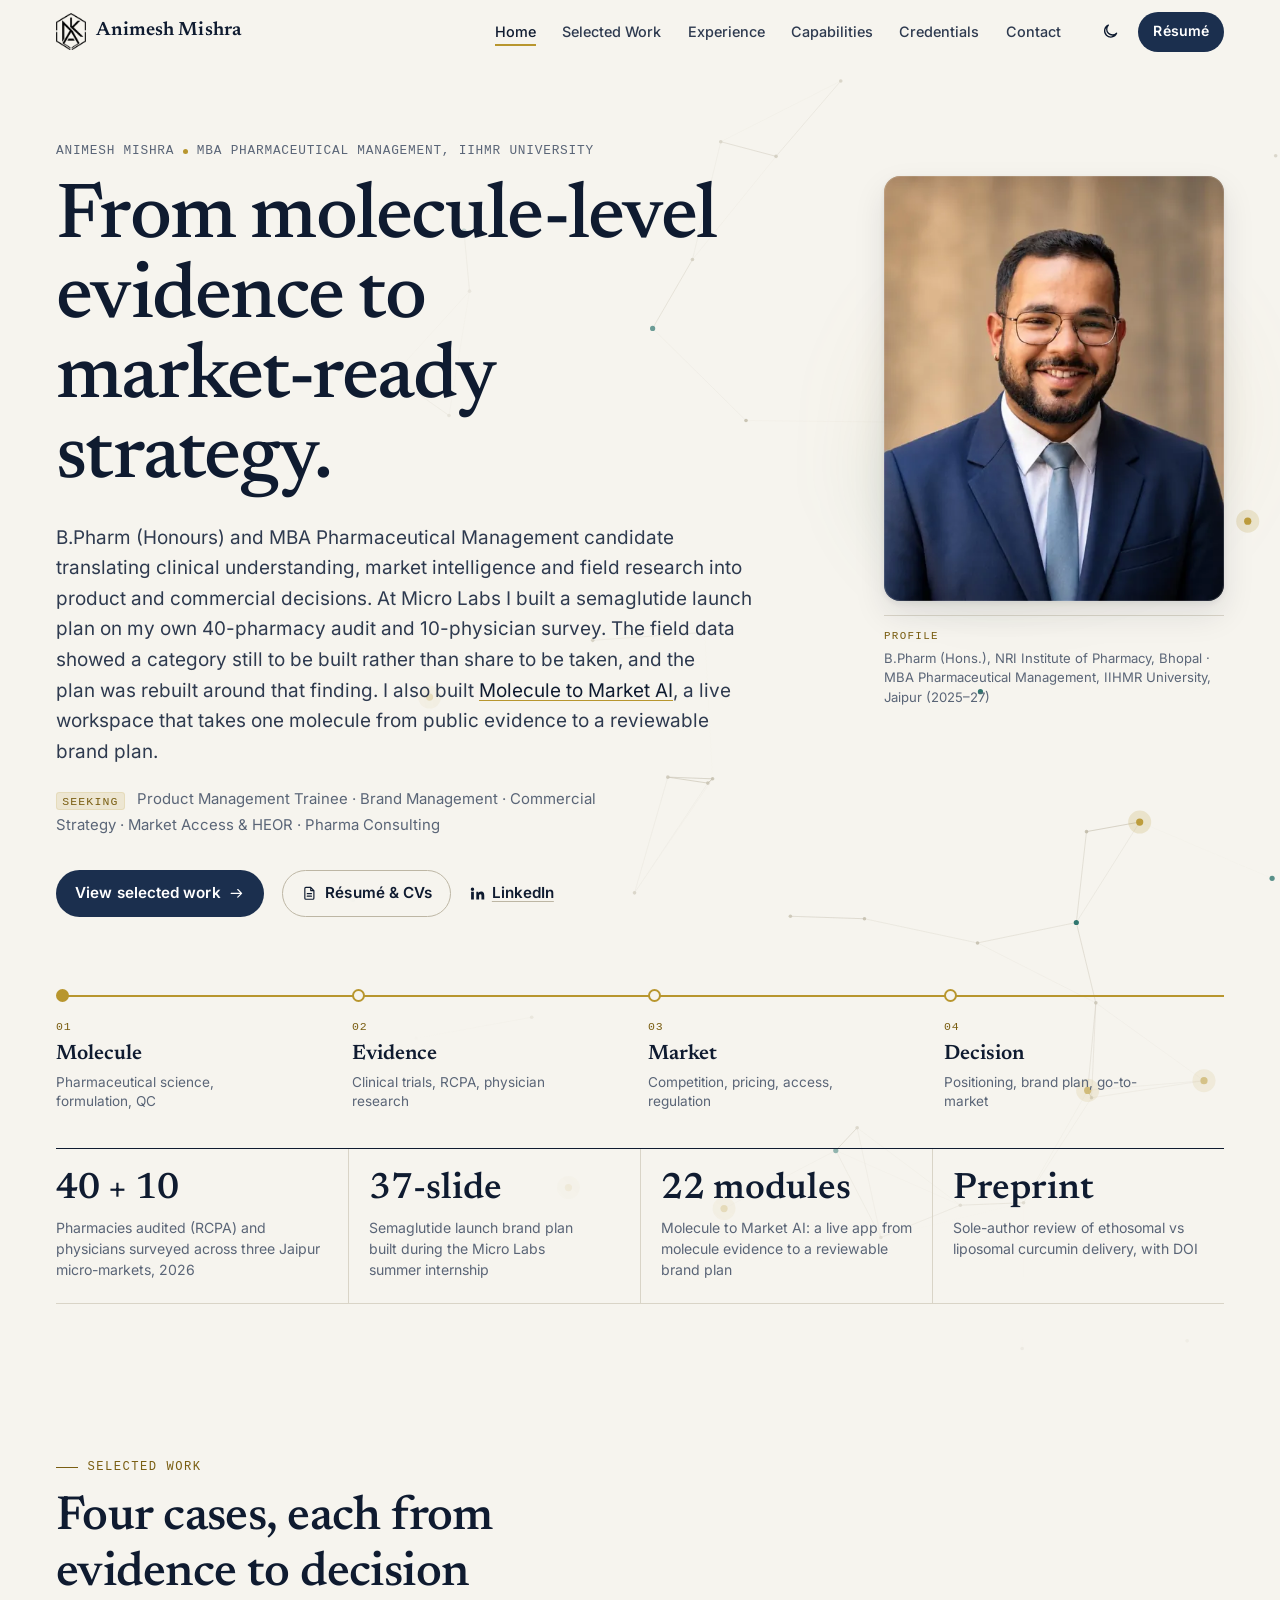
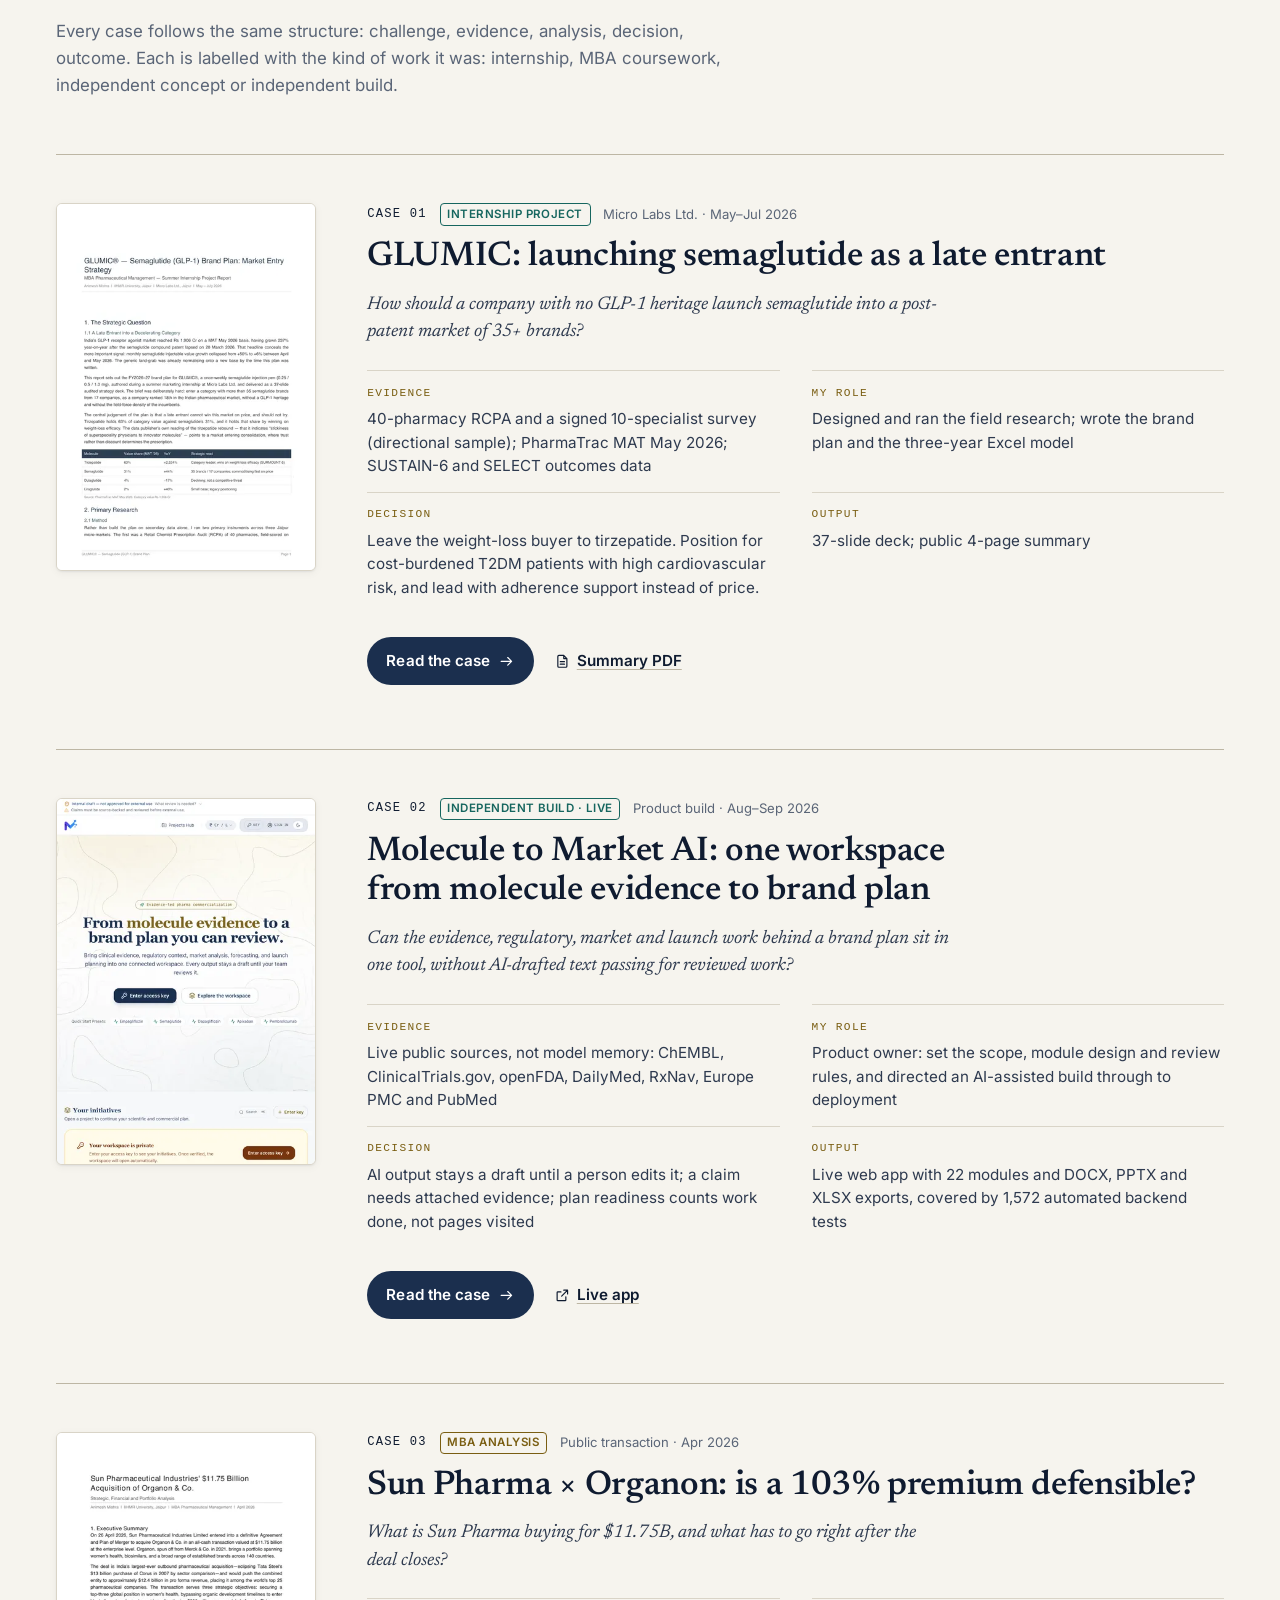
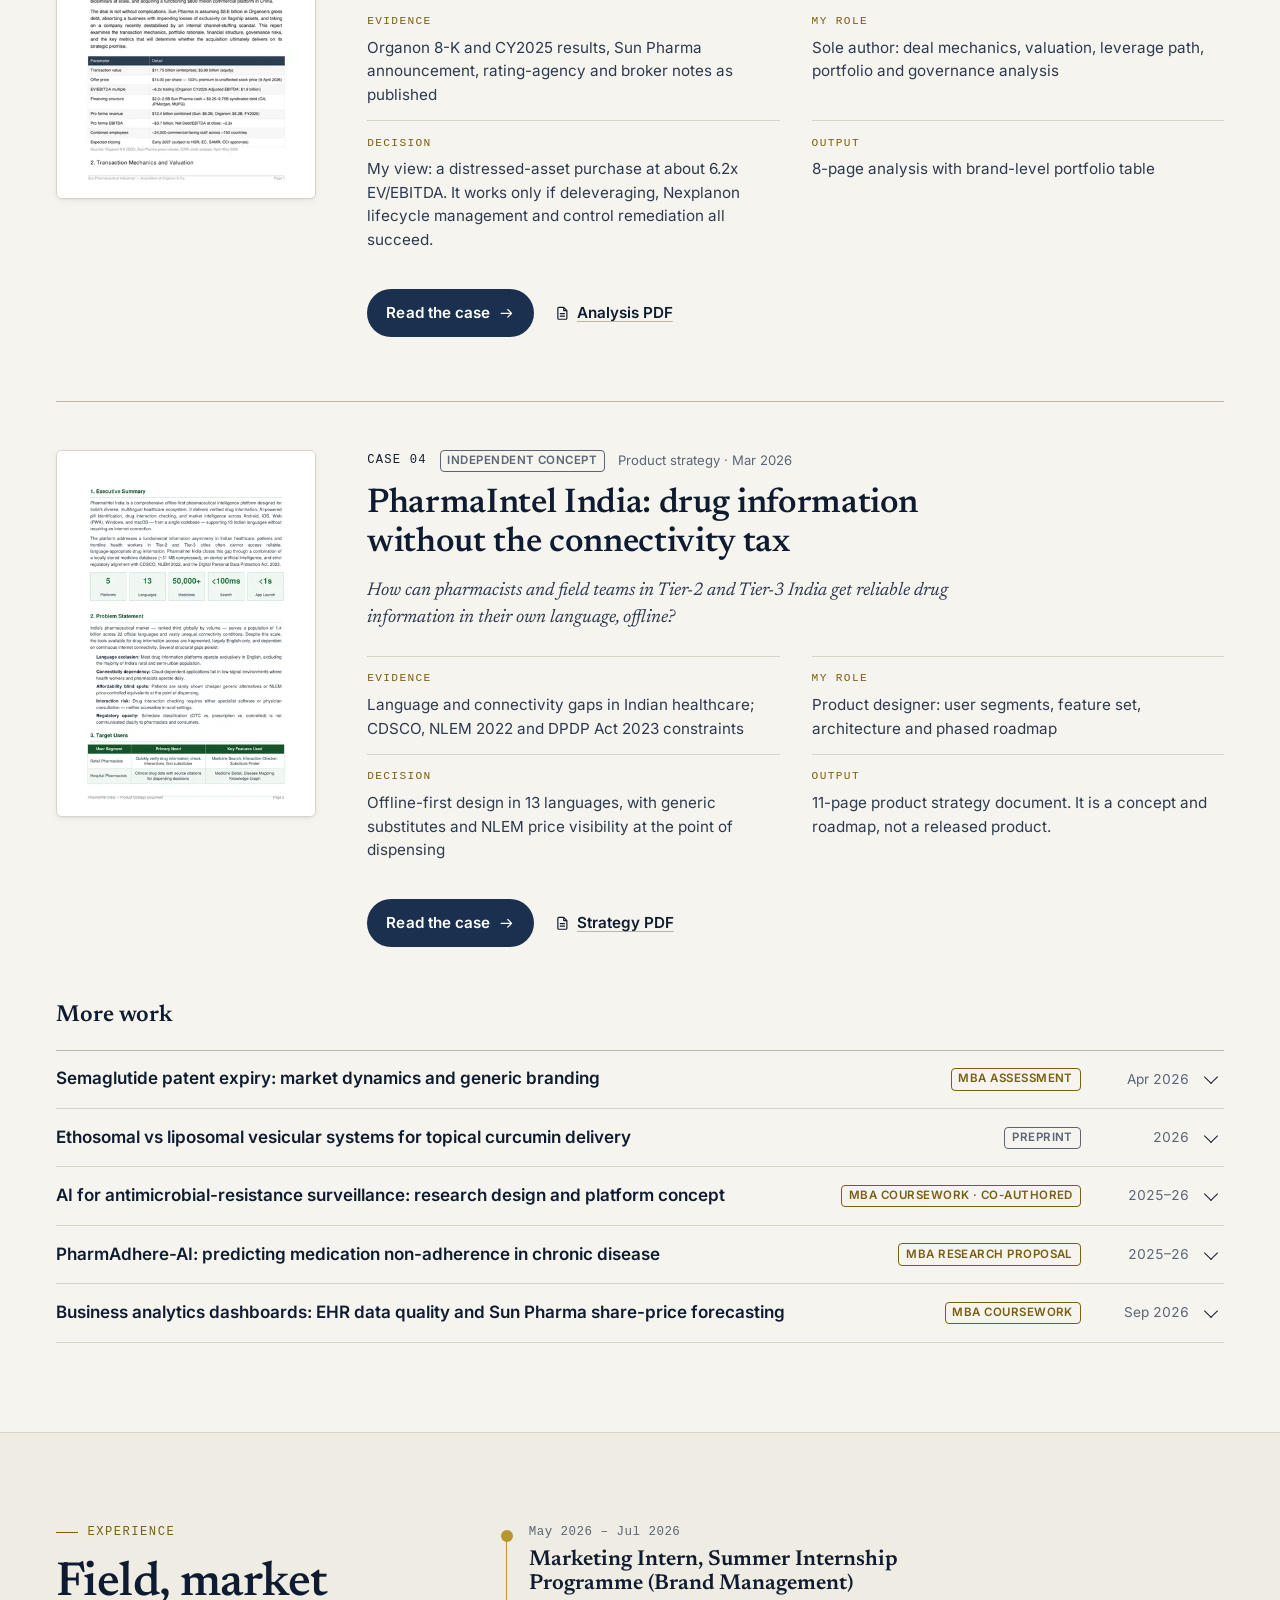
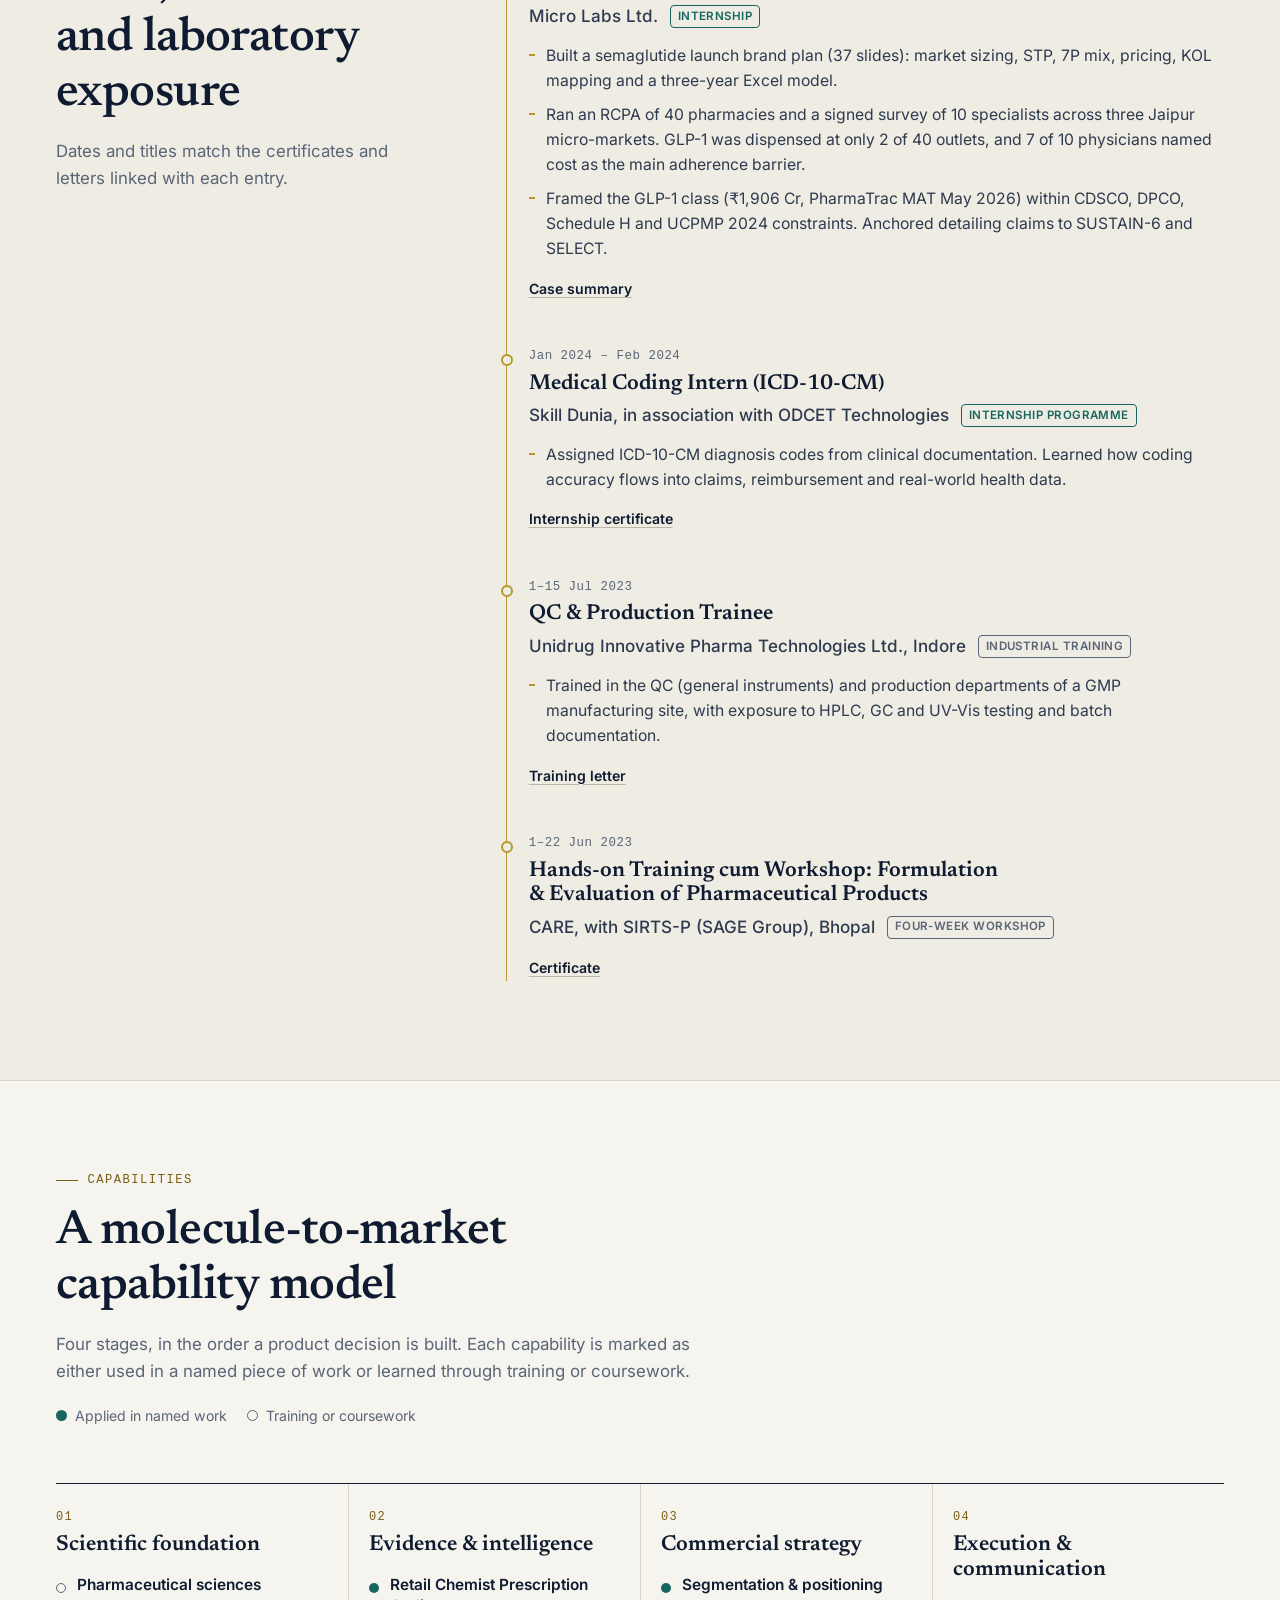
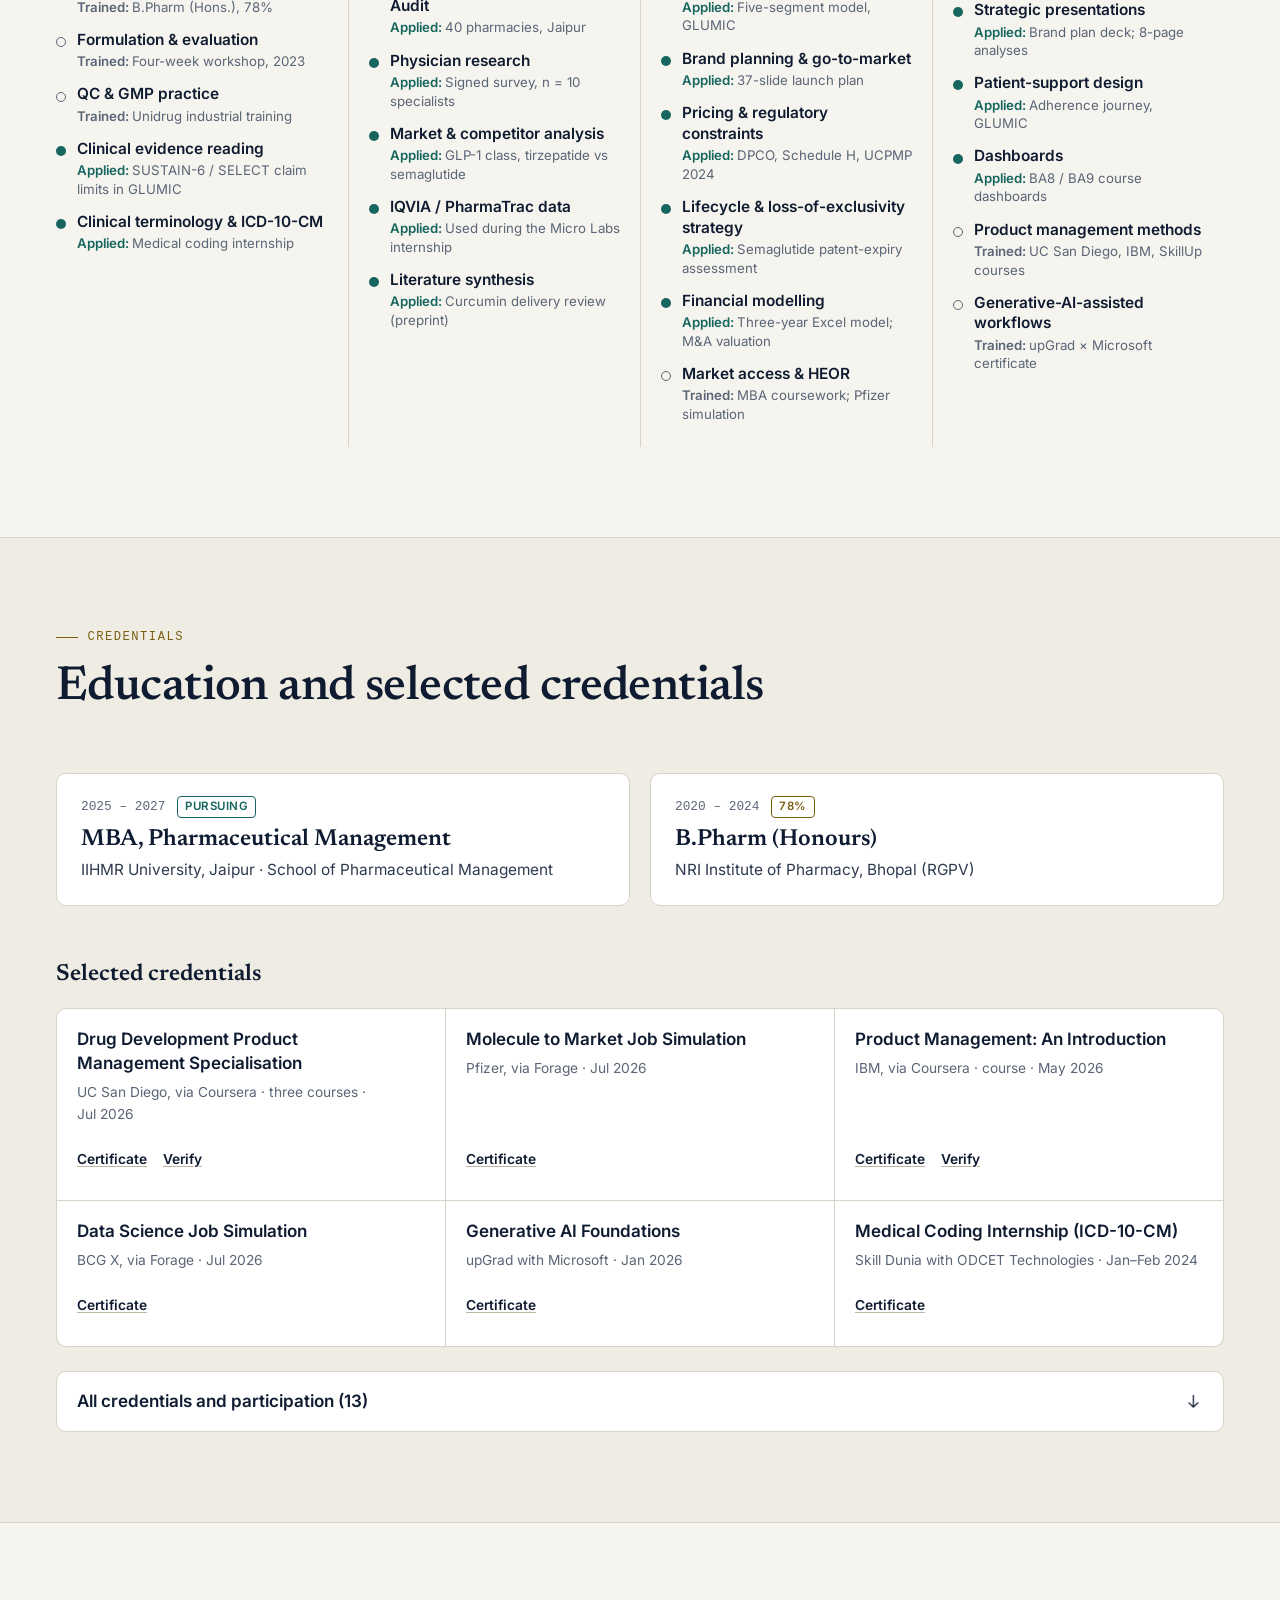
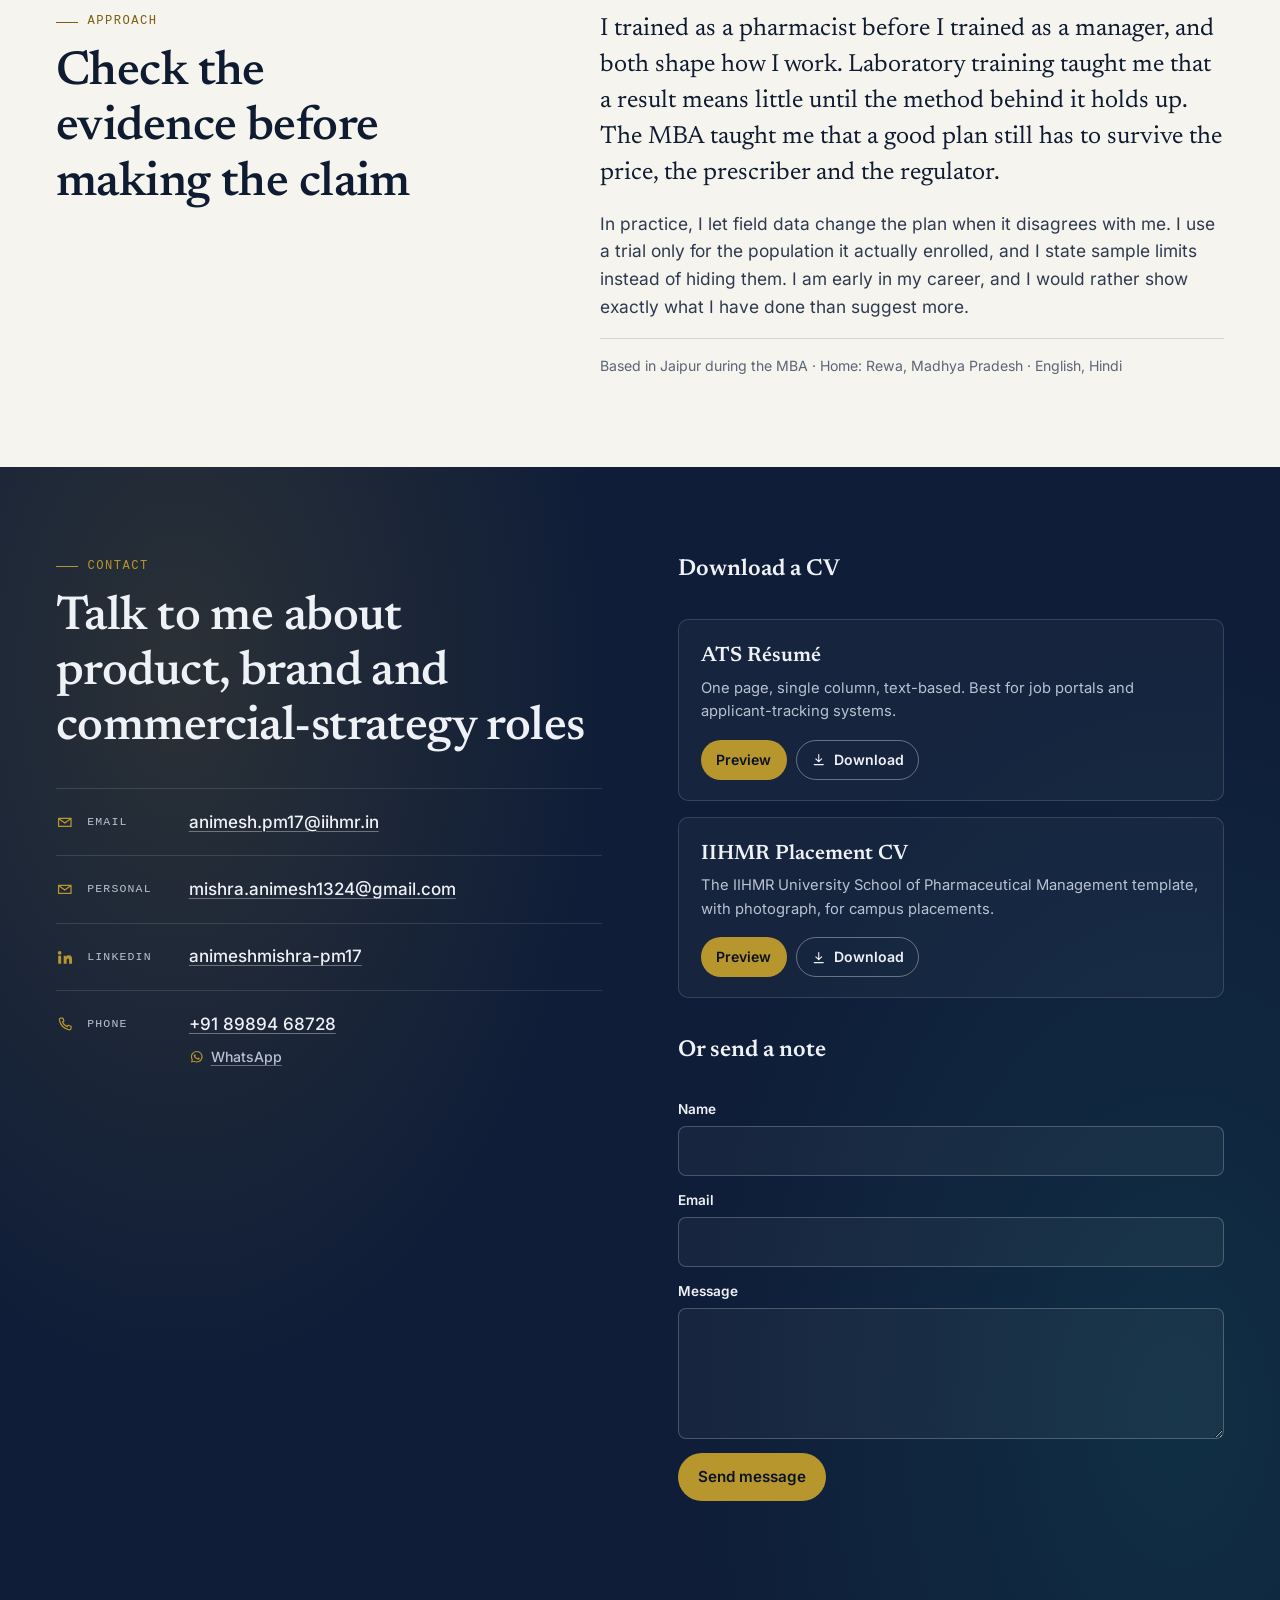
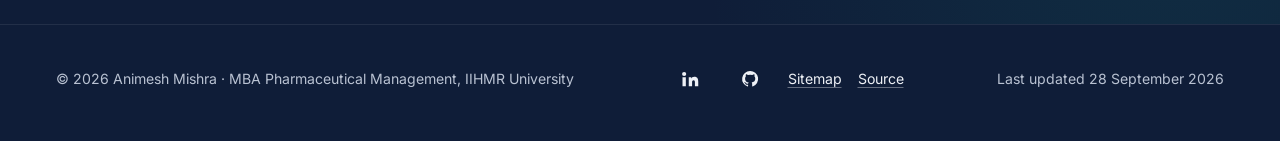
<file: index.html>
<!DOCTYPE html>
<html lang="en-GB">
<head>
  <meta charset="UTF-8">
  <meta name="viewport" content="width=device-width, initial-scale=1">
  <title>Animesh Mishra — Pharmaceutical Product &amp; Commercial Strategy Portfolio</title>
  <meta name="goatcounter" content="">
  <meta name="description" content="Early-career pharmaceutical product and commercial-strategy candidate (B.Pharm Hons., MBA Pharmaceutical Management, IIHMR University). Semaglutide launch planning built on primary field research, and Molecule to Market AI, a live evidence-to-brand-plan app.">
  <meta name="author" content="Animesh Mishra">
  <meta name="color-scheme" content="light dark">
  <meta name="theme-color" content="#F6F4EE" media="(prefers-color-scheme: light)">
  <meta name="theme-color" content="#0B1322" media="(prefers-color-scheme: dark)">
  <link rel="canonical" href="https://animesh1324.github.io/animesh-portfolio/">

  <meta property="og:type" content="profile">
  <meta property="og:site_name" content="Animesh Mishra">
  <meta property="og:url" content="https://animesh1324.github.io/animesh-portfolio/">
  <meta property="og:title" content="Animesh Mishra — From molecule-level evidence to market-ready strategy">
  <meta property="og:description" content="B.Pharm (Hons.) and MBA Pharmaceutical Management candidate. Semaglutide launch planning built on a 40-pharmacy RCPA and a 10-physician survey, and Molecule to Market AI, a live evidence-to-brand-plan app.">
  <meta property="og:image" content="https://animesh1324.github.io/animesh-portfolio/og-card.png?v=7">
  <meta property="og:image:width" content="1200">
  <meta property="og:image:height" content="630">
  <meta property="og:image:alt" content="Animesh Mishra — pharmaceutical product and commercial strategy">
  <meta property="og:locale" content="en_GB">
  <meta property="profile:first_name" content="Animesh">
  <meta property="profile:last_name" content="Mishra">
  <meta name="twitter:card" content="summary_large_image">
  <meta name="twitter:title" content="Animesh Mishra — From molecule-level evidence to market-ready strategy">
  <meta name="twitter:description" content="B.Pharm (Hons.) and MBA Pharmaceutical Management candidate. Semaglutide launch planning built on a 40-pharmacy RCPA and a 10-physician survey, and Molecule to Market AI, a live evidence-to-brand-plan app.">
  <meta name="twitter:image" content="https://animesh1324.github.io/animesh-portfolio/og-card.png?v=7">
  <meta name="twitter:image:alt" content="Animesh Mishra — pharmaceutical product and commercial strategy">

  <script type="application/ld+json">
  {
    "@context": "https://schema.org",
    "@type": "ProfilePage",
    "dateModified": "2026-09-28",
    "url": "https://animesh1324.github.io/animesh-portfolio/",
    "mainEntity": {
      "@type": "Person",
      "@id": "https://animesh1324.github.io/animesh-portfolio/#person",
      "name": "Animesh Mishra",
      "givenName": "Animesh",
      "familyName": "Mishra",
      "jobTitle": "MBA Pharmaceutical Management candidate",
      "description": "Early-career pharmaceutical product and commercial-strategy candidate with a B.Pharm (Honours) foundation; builder of Molecule to Market AI (moleculetomarket.app).",
      "url": "https://animesh1324.github.io/animesh-portfolio/",
      "image": "https://animesh1324.github.io/animesh-portfolio/PIC.jpg",
      "email": "mailto:animesh.pm17@iihmr.in",
      "address": { "@type": "PostalAddress", "addressLocality": "Jaipur", "addressRegion": "Rajasthan", "addressCountry": "IN" },
      "alumniOf": [
        { "@type": "CollegeOrUniversity", "name": "IIHMR University, Jaipur" },
        { "@type": "CollegeOrUniversity", "name": "NRI Institute of Pharmacy, Bhopal (RGPV)" }
      ],
      "hasCredential": [
        { "@type": "EducationalOccupationalCredential", "credentialCategory": "degree", "name": "Bachelor of Pharmacy (Honours)" }
      ],
      "knowsAbout": ["Pharmaceutical product management", "Brand planning", "Retail Chemist Prescription Audit (RCPA)", "Market access", "GLP-1 receptor agonists", "Good Manufacturing Practice", "ICD-10-CM"],
      "knowsLanguage": ["English", "Hindi"],
      "sameAs": ["https://www.linkedin.com/in/animeshmishra-pm17", "https://github.com/Animesh1324"]
    }
  }
  </script>

  <link rel="icon" type="image/png" href="favicon.png?v=2">
  <link rel="apple-touch-icon" sizes="180x180" href="apple-touch-icon.png?v=2">
  <link rel="manifest" href="manifest.json">
  <link rel="preload" href="assets/fonts/newsreader-var-latin.woff2" as="font" type="font/woff2" crossorigin>
  <link rel="preload" href="assets/fonts/inter-var-latin.woff2" as="font" type="font/woff2" crossorigin>
  <link rel="stylesheet" href="assets/css/styles.css?v=8">
  <script>
    /* Theme + motion flags before first paint (prevents a flash of the wrong theme). */
    (function () {
      var d = document.documentElement, t = null;
      try { t = localStorage.getItem('theme'); } catch (e) {}
      if (t !== 'light' && t !== 'dark') t = window.matchMedia('(prefers-color-scheme: dark)').matches ? 'dark' : 'light';
      d.setAttribute('data-theme', t);
      var calm = window.matchMedia('(prefers-reduced-motion: reduce)').matches;
      d.classList.add('js');
      if (!calm) d.classList.add('motion');
    })();
  </script>
  <script src="assets/js/main.js?v=3" defer></script>
</head>

<body>
  <svg width="0" height="0" style="position:absolute" aria-hidden="true" focusable="false">
    <symbol id="i-linkedin" viewBox="0 0 24 24"><path fill="currentColor" d="M4.98 3.5a2.5 2.5 0 1 1 0 5 2.5 2.5 0 0 1 0-5zM3 9.75h4v11H3v-11zm6.5 0h3.8v1.6h.06c.53-1 1.83-2.05 3.77-2.05 4.03 0 4.77 2.65 4.77 6.1v5.35h-4v-4.74c0-1.13-.02-2.58-1.57-2.58-1.58 0-1.82 1.23-1.82 2.5v4.82h-4v-11z"/></symbol>
    <symbol id="i-mail" viewBox="0 0 24 24"><path fill="none" stroke="currentColor" stroke-width="1.7" stroke-linecap="round" stroke-linejoin="round" d="M3.5 6.5h17v11h-17zM4 7l8 6 8-6"/></symbol>
    <symbol id="i-phone" viewBox="0 0 24 24"><path fill="none" stroke="currentColor" stroke-width="1.7" stroke-linecap="round" stroke-linejoin="round" d="M6.6 3.5h2.8l1.4 4-2 1.3a11 11 0 0 0 6.4 6.4l1.3-2 4 1.4v2.8a2 2 0 0 1-2.2 2A16 16 0 0 1 4.6 5.7a2 2 0 0 1 2-2.2z"/></symbol>
    <symbol id="i-whatsapp" viewBox="0 0 24 24"><path fill="currentColor" d="M12 3a9 9 0 0 0-7.8 13.5L3 21l4.6-1.2A9 9 0 1 0 12 3zm0 16.3a7.3 7.3 0 0 1-3.7-1l-.3-.2-2.7.7.7-2.6-.2-.3A7.3 7.3 0 1 1 12 19.3zm4-5.4c-.2-.1-1.3-.7-1.5-.7-.2-.1-.4-.1-.5.1l-.7.9c-.1.2-.3.2-.5.1a6 6 0 0 1-3-2.6c-.2-.4.2-.4.6-1.2.1-.2 0-.3 0-.4l-.7-1.6c-.2-.4-.4-.4-.5-.4h-.4a.8.8 0 0 0-.6.3 2.5 2.5 0 0 0-.8 1.9 4.4 4.4 0 0 0 .9 2.3 10 10 0 0 0 3.9 3.4c1.4.6 2 .7 2.7.6.5-.1 1.3-.6 1.5-1.1.2-.5.2-1 .1-1.1l-.3-.3z"/></symbol>
    <symbol id="i-doc" viewBox="0 0 24 24"><path fill="none" stroke="currentColor" stroke-width="1.7" stroke-linecap="round" stroke-linejoin="round" d="M14 3.5H7a1.5 1.5 0 0 0-1.5 1.5v14A1.5 1.5 0 0 0 7 20.5h10a1.5 1.5 0 0 0 1.5-1.5V8L14 3.5zM14 3.5V8h4.5M9 12.5h6M9 16h6"/></symbol>
    <symbol id="i-download" viewBox="0 0 24 24"><path fill="none" stroke="currentColor" stroke-width="1.7" stroke-linecap="round" stroke-linejoin="round" d="M12 4v11m0 0-4.5-4.5M12 15l4.5-4.5M5 19.5h14"/></symbol>
    <symbol id="i-external" viewBox="0 0 24 24"><path fill="none" stroke="currentColor" stroke-width="1.7" stroke-linecap="round" stroke-linejoin="round" d="M14 4.5h5.5V10M19.5 4.5 11 13M17 14v4.5a1 1 0 0 1-1 1H5.5a1 1 0 0 1-1-1V8a1 1 0 0 1 1-1H10"/></symbol>
    <symbol id="i-arrow" viewBox="0 0 24 24"><path fill="none" stroke="currentColor" stroke-width="1.7" stroke-linecap="round" stroke-linejoin="round" d="M4.5 12h15m0 0-5.5-5.5M19.5 12 14 17.5"/></symbol>
    <symbol id="i-close" viewBox="0 0 24 24"><path fill="none" stroke="currentColor" stroke-width="1.9" stroke-linecap="round" d="M6.5 6.5l11 11M17.5 6.5l-11 11"/></symbol>
    <symbol id="i-sun" viewBox="0 0 24 24"><g fill="none" stroke="currentColor" stroke-width="1.7" stroke-linecap="round"><circle cx="12" cy="12" r="4"/><path d="M12 2.5v2M12 19.5v2M4.6 4.6 6 6M18 18l1.4 1.4M2.5 12h2M19.5 12h2M4.6 19.4 6 18M18 6l1.4-1.4"/></g></symbol>
    <symbol id="i-moon" viewBox="0 0 24 24"><path fill="none" stroke="currentColor" stroke-width="1.7" stroke-linejoin="round" d="M20 14.5A8 8 0 1 1 9.5 4a6.5 6.5 0 0 0 10.5 10.5z"/></symbol>
    <symbol id="i-menu" viewBox="0 0 24 24"><path fill="none" stroke="currentColor" stroke-width="1.8" stroke-linecap="round" d="M4 7h16M4 12h16M4 17h16"/></symbol>
    <symbol id="i-check" viewBox="0 0 24 24"><path fill="none" stroke="currentColor" stroke-width="1.9" stroke-linecap="round" stroke-linejoin="round" d="m5 12.5 4.5 4.5L19 7.5"/></symbol>
    <symbol id="i-github" viewBox="0 0 24 24"><path fill="currentColor" d="M12 2.5a9.5 9.5 0 0 0-3 18.5c.5.1.7-.2.7-.5v-1.7c-2.7.6-3.3-1.2-3.3-1.2-.4-1.1-1.1-1.4-1.1-1.4-.9-.6.1-.6.1-.6 1 .1 1.5 1 1.5 1 .9 1.5 2.3 1.1 2.9.8.1-.6.3-1.1.6-1.3-2.1-.2-4.3-1.1-4.3-4.7 0-1 .4-1.9 1-2.6-.1-.2-.4-1.2.1-2.5 0 0 .8-.3 2.6 1a9 9 0 0 1 4.8 0c1.8-1.3 2.6-1 2.6-1 .5 1.3.2 2.3.1 2.5.6.7 1 1.6 1 2.6 0 3.6-2.2 4.4-4.3 4.7.3.3.6.9.6 1.8v2.6c0 .3.2.6.7.5A9.5 9.5 0 0 0 12 2.5z"/></symbol>
  </svg>

  <a class="skip-link" href="#main">Skip to content</a>

  <header class="site-header" id="top">
    <div class="wrap header-inner">
      <a class="brand" href="#home" aria-label="Animesh Mishra — back to top">
        <img class="brand-mark brand-mark--light" src="assets/img/logo-light-mark.png" alt="" width="30" height="37">
        <img class="brand-mark brand-mark--dark" src="assets/img/logo-dark-mark.png" alt="" width="30" height="37">
        <span class="brand-name">Animesh Mishra</span>
      </a>
      <nav class="primary-nav" id="primaryNav" aria-label="Primary">
        <ul>
          <li><a href="#home">Home</a></li>
          <li><a href="#work">Selected Work</a></li>
          <li><a href="#experience">Experience</a></li>
          <li><a href="#capabilities">Capabilities</a></li>
          <li><a href="#credentials">Credentials</a></li>
          <li><a href="#contact">Contact</a></li>
        </ul>
      </nav>
      <div class="header-actions">
        <button class="icon-btn theme-toggle" id="themeToggle" type="button" aria-label="Dark theme" aria-pressed="false">
          <svg class="i i-moon" aria-hidden="true"><use href="#i-moon"/></svg>
          <svg class="i i-sun" aria-hidden="true"><use href="#i-sun"/></svg>
        </button>
        <a class="btn btn--small btn--solid" href="Animesh_CV.pdf" data-cv-open="ats">Résumé</a>
        <button class="icon-btn menu-toggle" id="menuToggle" type="button" aria-controls="primaryNav" aria-expanded="false" aria-label="Open menu">
          <svg class="i" aria-hidden="true"><use href="#i-menu"/></svg>
        </button>
      </div>
    </div>
  </header>

  <main id="main" tabindex="-1">

    <!-- 1 · HERO -->
    <section class="hero" id="home" aria-labelledby="hero-title">
      <canvas class="hero-field" aria-hidden="true"></canvas>
      <div class="wrap hero-grid">
        <div class="hero-copy">
          <p class="eyebrow hero-in" style="--i:0"><span>Animesh Mishra</span> <span class="dot" aria-hidden="true"></span> <span>MBA Pharmaceutical Management, IIHMR University</span></p>
          <h1 class="hero-title hero-in" id="hero-title" style="--i:1">From <span class="nowrap">molecule-level</span> evidence to <span class="nowrap">market-ready</span> strategy.</h1>
          <p class="hero-lede hero-in" style="--i:2">B.Pharm (Honours) and MBA Pharmaceutical Management candidate translating clinical understanding, market intelligence and field research into product and commercial decisions. At Micro Labs I built a semaglutide launch plan on my own 40-pharmacy audit and 10-physician survey. The field data showed a category still to be built rather than share to be taken, and the plan was rebuilt around that finding. I also built <a href="#work">Molecule to Market AI</a>, a live workspace that takes one molecule from public evidence to a reviewable brand plan.</p>
          <p class="hero-roles hero-in" style="--i:3"><span class="label">Seeking</span> Product Management Trainee <span aria-hidden="true">·</span> Brand Management <span aria-hidden="true">·</span> Commercial Strategy <span aria-hidden="true">·</span> Market Access &amp; HEOR <span aria-hidden="true">·</span> Pharma Consulting</p>
          <div class="hero-actions hero-in" style="--i:4">
            <a class="btn btn--solid" href="#work">View selected work <svg class="i" aria-hidden="true"><use href="#i-arrow"/></svg></a>
            <a class="btn btn--line" href="Animesh_CV.pdf" data-cv-open="ats"><svg class="i" aria-hidden="true"><use href="#i-doc"/></svg> Résumé &amp; CVs</a>
            <a class="text-link" href="https://www.linkedin.com/in/animeshmishra-pm17" target="_blank" rel="noopener noreferrer"><svg class="i" aria-hidden="true"><use href="#i-linkedin"/></svg> LinkedIn<span class="visually-hidden"> (opens in a new tab)</span></a>
          </div>
        </div>

        <figure class="hero-portrait hero-in" style="--i:2">
          <div class="portrait-frame">
            <picture>
              <source type="image/webp" srcset="assets/img/portrait-480.webp 480w, assets/img/portrait-720.webp 720w" sizes="(min-width: 960px) 340px, 60vw">
              <img src="assets/img/portrait-480.jpg" srcset="assets/img/portrait-480.jpg 480w, assets/img/portrait-720.jpg 720w" sizes="(min-width: 960px) 340px, 60vw" width="480" height="600" alt="Portrait of Animesh Mishra" decoding="async">
            </picture>
          </div>
          <figcaption>
            <span class="fig-label">Profile</span>
            B.Pharm (Hons.), NRI Institute of Pharmacy, Bhopal · MBA Pharmaceutical Management, IIHMR University, Jaipur (2025–27)
          </figcaption>
        </figure>
      </div>

      <!-- Molecule-to-market signal path -->
      <div class="wrap">
        <div class="signal-rail" aria-hidden="true"><span class="signal-line"></span><i></i><i></i><i></i><i></i></div>
        <ol class="signal" aria-label="How the work connects: molecule, evidence, market, decision">
          <li class="signal-node"><span class="signal-k">01</span><span class="signal-t">Molecule</span><span class="signal-d">Pharmaceutical science, formulation, QC</span></li>
          <li class="signal-node"><span class="signal-k">02</span><span class="signal-t">Evidence</span><span class="signal-d">Clinical trials, RCPA, physician research</span></li>
          <li class="signal-node"><span class="signal-k">03</span><span class="signal-t">Market</span><span class="signal-d">Competition, pricing, access, regulation</span></li>
          <li class="signal-node"><span class="signal-k">04</span><span class="signal-t">Decision</span><span class="signal-d">Positioning, brand plan, go-to-market</span></li>
        </ol>
      </div>

      <!-- 2 · PROOF BAR -->
      <div class="wrap">
        <h2 class="visually-hidden">Evidence at a glance</h2>
        <ul class="proof">
          <li class="proof-item">
            <p class="proof-n"><span data-count="40">40</span> + <span data-count="10">10</span></p>
            <p class="proof-l">Pharmacies audited (RCPA) and physicians surveyed across three Jaipur micro-markets, 2026</p>
          </li>
          <li class="proof-item">
            <p class="proof-n"><span data-count="37">37</span>-slide</p>
            <p class="proof-l">Semaglutide launch brand plan built during the Micro Labs summer internship</p>
          </li>
          <li class="proof-item">
            <p class="proof-n"><span data-count="22">22</span> modules</p>
            <p class="proof-l">Molecule to Market AI: a live app from molecule evidence to a reviewable brand plan</p>
          </li>
          <li class="proof-item">
            <p class="proof-n">Preprint</p>
            <p class="proof-l">Sole-author review of ethosomal vs liposomal curcumin delivery, with DOI</p>
          </li>
        </ul>
      </div>
    </section>

    <!-- 3 · SELECTED WORK -->
    <section class="section" id="work" aria-labelledby="work-title">
      <div class="wrap">
        <header class="section-head" data-reveal>
          <p class="kicker">Selected work</p>
          <h2 class="section-title" id="work-title">Four cases, each from evidence to decision</h2>
          <p class="section-deck">Every case follows the same structure: challenge, evidence, analysis, decision, outcome. Each is labelled with the kind of work it was: internship, MBA coursework, independent concept or independent build.</p>
        </header>

        <div class="cases">
          <!-- CASE 01 -->
          <article class="case" data-reveal aria-labelledby="c1-title">
            <div class="case-media">
              <img src="assets/img/cases/p7-glumic.webp" width="420" height="594" loading="lazy" decoding="async" alt="Cover page of the GLUMIC semaglutide brand plan summary">
            </div>
            <div class="case-body">
              <p class="case-meta"><span class="case-no">Case 01</span><span class="tag tag--intern">Internship project</span><span>Micro Labs Ltd. · May–Jul 2026</span></p>
              <h3 class="case-title" id="c1-title">GLUMIC: launching semaglutide as a late entrant</h3>
              <p class="case-q">How should a company with no GLP-1 heritage launch semaglutide into a post-patent market of 35+ brands?</p>
              <dl class="case-facts">
                <div><dt>Evidence</dt><dd>40-pharmacy RCPA and a signed 10-specialist survey (directional sample); PharmaTrac MAT May 2026; SUSTAIN-6 and SELECT outcomes data</dd></div>
                <div><dt>My role</dt><dd>Designed and ran the field research; wrote the brand plan and the three-year Excel model</dd></div>
                <div><dt>Decision</dt><dd>Leave the weight-loss buyer to tirzepatide. Position for cost-burdened T2DM patients with high cardiovascular risk, and lead with adherence support instead of price.</dd></div>
                <div><dt>Output</dt><dd>37-slide deck; public 4-page summary</dd></div>
              </dl>
              <div class="case-actions">
                <button class="btn btn--solid" type="button" data-dialog="case-glumic">Read the case <svg class="i" aria-hidden="true"><use href="#i-arrow"/></svg></button>
                <a class="text-link" href="case-studies/glumic-brand-plan.pdf" target="_blank" rel="noopener noreferrer"><svg class="i" aria-hidden="true"><use href="#i-doc"/></svg> Summary PDF<span class="visually-hidden"> (opens in a new tab)</span></a>
              </div>
            </div>
          </article>

          <!-- CASE 02 -->
          <article class="case" data-reveal aria-labelledby="c2m-title">
            <div class="case-media">
              <img src="assets/img/cases/m2m-app.webp" width="420" height="594" loading="lazy" decoding="async" alt="Home screen of the Molecule to Market AI web app">
            </div>
            <div class="case-body">
              <p class="case-meta"><span class="case-no">Case 02</span><span class="tag tag--current">Independent build · live</span><span>Product build · Aug–Sep 2026</span></p>
              <h3 class="case-title" id="c2m-title">Molecule to Market AI: one workspace from molecule evidence to brand plan</h3>
              <p class="case-q">Can the evidence, regulatory, market and launch work behind a brand plan sit in one tool, without AI-drafted text passing for reviewed work?</p>
              <dl class="case-facts">
                <div><dt>Evidence</dt><dd>Live public sources, not model memory: ChEMBL, ClinicalTrials.gov, openFDA, DailyMed, RxNav, Europe PMC and PubMed</dd></div>
                <div><dt>My role</dt><dd>Product owner: set the scope, module design and review rules, and directed an AI-assisted build through to deployment</dd></div>
                <div><dt>Decision</dt><dd>AI output stays a draft until a person edits it; a claim needs attached evidence; plan readiness counts work done, not pages visited</dd></div>
                <div><dt>Output</dt><dd>Live web app with 22 modules and DOCX, PPTX and XLSX exports, covered by 1,572 automated backend tests</dd></div>
              </dl>
              <div class="case-actions">
                <button class="btn btn--solid" type="button" data-dialog="case-m2m">Read the case <svg class="i" aria-hidden="true"><use href="#i-arrow"/></svg></button>
                <a class="text-link" href="https://moleculetomarket.app" target="_blank" rel="noopener noreferrer"><svg class="i" aria-hidden="true"><use href="#i-external"/></svg> Live app<span class="visually-hidden"> (opens in a new tab)</span></a>
              </div>
            </div>
          </article>

          <!-- CASE 03 -->
          <article class="case" data-reveal aria-labelledby="c2-title">
            <div class="case-media">
              <img src="assets/img/cases/p6-sun-organon.webp" width="420" height="594" loading="lazy" decoding="async" alt="Cover page of the Sun Pharma and Organon acquisition analysis">
            </div>
            <div class="case-body">
              <p class="case-meta"><span class="case-no">Case 03</span><span class="tag tag--academic">MBA analysis</span><span>Public transaction · Apr 2026</span></p>
              <h3 class="case-title" id="c2-title">Sun Pharma × Organon: is a 103% premium defensible?</h3>
              <p class="case-q">What is Sun Pharma buying for $11.75B, and what has to go right after the deal closes?</p>
              <dl class="case-facts">
                <div><dt>Evidence</dt><dd>Organon 8-K and CY2025 results, Sun Pharma announcement, rating-agency and broker notes as published</dd></div>
                <div><dt>My role</dt><dd>Sole author: deal mechanics, valuation, leverage path, portfolio and governance analysis</dd></div>
                <div><dt>Decision</dt><dd>My view: a distressed-asset purchase at about 6.2x EV/EBITDA. It works only if deleveraging, Nexplanon lifecycle management and control remediation all succeed.</dd></div>
                <div><dt>Output</dt><dd>8-page analysis with brand-level portfolio table</dd></div>
              </dl>
              <div class="case-actions">
                <button class="btn btn--solid" type="button" data-dialog="case-organon">Read the case <svg class="i" aria-hidden="true"><use href="#i-arrow"/></svg></button>
                <a class="text-link" href="case-studies/sun-pharma-organon-ma.pdf" target="_blank" rel="noopener noreferrer"><svg class="i" aria-hidden="true"><use href="#i-doc"/></svg> Analysis PDF<span class="visually-hidden"> (opens in a new tab)</span></a>
              </div>
            </div>
          </article>

          <!-- CASE 04 -->
          <article class="case" data-reveal aria-labelledby="c3-title">
            <div class="case-media">
              <img src="assets/img/cases/pharmaintel-p2.webp" width="420" height="594" loading="lazy" decoding="async" alt="Executive-summary page of the PharmaIntel India product strategy document">
            </div>
            <div class="case-body">
              <p class="case-meta"><span class="case-no">Case 04</span><span class="tag tag--independent">Independent concept</span><span>Product strategy · Mar 2026</span></p>
              <h3 class="case-title" id="c3-title">PharmaIntel India: drug information without the connectivity tax</h3>
              <p class="case-q">How can pharmacists and field teams in Tier-2 and Tier-3 India get reliable drug information in their own language, offline?</p>
              <dl class="case-facts">
                <div><dt>Evidence</dt><dd>Language and connectivity gaps in Indian healthcare; CDSCO, NLEM 2022 and DPDP Act 2023 constraints</dd></div>
                <div><dt>My role</dt><dd>Product designer: user segments, feature set, architecture and phased roadmap</dd></div>
                <div><dt>Decision</dt><dd>Offline-first design in 13 languages, with generic substitutes and NLEM price visibility at the point of dispensing</dd></div>
                <div><dt>Output</dt><dd>11-page product strategy document. It is a concept and roadmap, not a released product.</dd></div>
              </dl>
              <div class="case-actions">
                <button class="btn btn--solid" type="button" data-dialog="case-pharmaintel">Read the case <svg class="i" aria-hidden="true"><use href="#i-arrow"/></svg></button>
                <a class="text-link" href="case-studies/pharmaintel-india-app.pdf" target="_blank" rel="noopener noreferrer"><svg class="i" aria-hidden="true"><use href="#i-doc"/></svg> Strategy PDF<span class="visually-hidden"> (opens in a new tab)</span></a>
              </div>
            </div>
          </article>
        </div>

        <div class="more-work" data-reveal>
          <h3 class="subhead">More work</h3>
          <ul class="work-list">
            <li>
              <details class="work-item">
                <summary><span class="work-title">Semaglutide patent expiry: market dynamics and generic branding</span><span class="tag tag--academic">MBA assessment</span><span class="work-date">Apr 2026</span></summary>
                <div class="work-detail">
                  <p><strong>Challenge.</strong> Semaglutide's compound patent expired on 20 March 2026 in India, China and Brazil, and earlier in Canada. The US and EU remain protected. How should generic entrants compete beyond price?</p>
                  <p><strong>Analysis and decision.</strong> I mapped patent status, price erosion and Novo Nordisk's defence moves by market. I recommended six branding plays, including device differentiation, local real-world evidence and patient-support ecosystems, plus loyalty-counter strategies segmented by switching risk.</p>
                  <p><a class="text-link" href="case-studies/semaglutide-patent-cliff.pdf" target="_blank" rel="noopener noreferrer"><svg class="i" aria-hidden="true"><use href="#i-doc"/></svg> Assessment PDF<span class="visually-hidden"> (opens in a new tab)</span></a></p>
                </div>
              </details>
            </li>
            <li>
              <details class="work-item">
                <summary><span class="work-title">Ethosomal vs liposomal vesicular systems for topical curcumin delivery</span><span class="tag tag--independent">Preprint</span><span class="work-date">2026</span></summary>
                <div class="work-detail">
                  <p><strong>What it is.</strong> A sole-author narrative review, posted as a preprint on ResearchGate with a DOI. It is not a peer-reviewed journal publication.</p>
                  <p><strong>Contribution.</strong> Identifies three correctable method gaps in the literature: CLSM data read as proof of intact-vesicle transport, PBS pH 7.4 used as a Franz-cell receptor phase in which curcumin degrades, and weak stability analytics for ethanol-rich vesicles. Maps the FDA, EMA and ICH expectations for topical vesicular products.</p>
                  <p class="link-row"><a class="text-link" href="https://doi.org/10.13140/RG.2.2.36647.10405" target="_blank" rel="noopener noreferrer"><svg class="i" aria-hidden="true"><use href="#i-external"/></svg> DOI 10.13140/RG.2.2.36647.10405<span class="visually-hidden"> (opens in a new tab)</span></a><a class="text-link" href="case-studies/ethosomal-curcumin-review.pdf" target="_blank" rel="noopener noreferrer"><svg class="i" aria-hidden="true"><use href="#i-doc"/></svg> PDF<span class="visually-hidden"> (opens in a new tab)</span></a></p>
                </div>
              </details>
            </li>
            <li>
              <details class="work-item">
                <summary><span class="work-title">AI for antimicrobial-resistance surveillance: research design and platform concept</span><span class="tag tag--academic">MBA coursework · co-authored</span><span class="work-date">2025–26</span></summary>
                <div class="work-detail">
                  <p><strong>What it is.</strong> A Research Methods assignment co-authored with Jaydeep Solanki. It is a mixed-methods research design, not a completed study: primary data from 250 HCPs is proposed, not collected. Part B proposes the AMR-Genius platform concept with an illustrative revenue model.</p>
                  <p><a class="text-link" href="case-studies/amr-genius-intelligence-hub.pdf" target="_blank" rel="noopener noreferrer"><svg class="i" aria-hidden="true"><use href="#i-doc"/></svg> Paper PDF<span class="visually-hidden"> (opens in a new tab)</span></a></p>
                </div>
              </details>
            </li>
            <li>
              <details class="work-item">
                <summary><span class="work-title">PharmAdhere-AI: predicting medication non-adherence in chronic disease</span><span class="tag tag--academic">MBA research proposal</span><span class="work-date">2025–26</span></summary>
                <div class="work-detail">
                  <p><strong>What it is.</strong> A Research Methods proposal covering objectives, hypotheses, sampling, analysis plan, timeline and budget, with a conceptual risk model. Model outputs in the document are illustrative scenarios; no model has been trained.</p>
                  <p><a class="text-link" href="case-studies/pharmadhere-ai.pdf" target="_blank" rel="noopener noreferrer"><svg class="i" aria-hidden="true"><use href="#i-doc"/></svg> Proposal PDF<span class="visually-hidden"> (opens in a new tab)</span></a></p>
                </div>
              </details>
            </li>
            <li>
              <details class="work-item">
                <summary><span class="work-title">Business analytics dashboards: EHR data quality and Sun Pharma share-price forecasting</span><span class="tag tag--academic">MBA coursework</span><span class="work-date">Sep 2026</span></summary>
                <div class="work-detail">
                  <p><strong>What it is.</strong> Two published course dashboards. BA8 profiles insight extraction and data quality on the open Synthea EHR corpus. BA9 forecasts the SUNPHARMA.NS share price from ten years of weekly NSE data.</p>
                  <p class="link-row"><a class="text-link" href="https://animesh1324.github.io/ba8-ehr-insight-dashboard/" target="_blank" rel="noopener noreferrer"><svg class="i" aria-hidden="true"><use href="#i-external"/></svg> BA8 dashboard<span class="visually-hidden"> (opens in a new tab)</span></a><a class="text-link" href="https://animesh1324.github.io/ba9-sunpharma-forecast/" target="_blank" rel="noopener noreferrer"><svg class="i" aria-hidden="true"><use href="#i-external"/></svg> BA9 dashboard<span class="visually-hidden"> (opens in a new tab)</span></a></p>
                </div>
              </details>
            </li>
          </ul>
        </div>
      </div>
    </section>

    <!-- 4 · EXPERIENCE -->
    <section class="section section--tint" id="experience" aria-labelledby="exp-title">
      <div class="wrap exp-grid">
        <header class="section-head section-head--side" data-reveal>
          <p class="kicker">Experience</p>
          <h2 class="section-title" id="exp-title">Field, market and laboratory exposure</h2>
          <p class="section-deck">Dates and titles match the certificates and letters linked with each entry.</p>
        </header>

        <ol class="timeline" data-timeline>
          <li class="tl-item" data-reveal>
            <p class="tl-date"><time datetime="2026-05">May 2026</time> – <time datetime="2026-07">Jul 2026</time></p>
            <h3 class="tl-role">Marketing Intern, Summer Internship Programme (Brand Management)</h3>
            <p class="tl-org">Micro Labs Ltd. <span class="tag tag--intern">Internship</span></p>
            <ul class="tl-points">
              <li>Built a semaglutide launch brand plan (37 slides): market sizing, STP, 7P mix, pricing, KOL mapping and a three-year Excel model.</li>
              <li>Ran an RCPA of 40 pharmacies and a signed survey of 10 specialists across three Jaipur micro-markets. GLP-1 was dispensed at only 2 of 40 outlets, and 7 of 10 physicians named cost as the main adherence barrier.</li>
              <li>Framed the GLP-1 class (₹1,906 Cr, PharmaTrac MAT May 2026) within CDSCO, DPCO, Schedule H and UCPMP 2024 constraints. Anchored detailing claims to SUSTAIN-6 and SELECT.</li>
            </ul>
            <p class="tl-evidence"><a class="text-link" href="case-studies/glumic-brand-plan.pdf" target="_blank" rel="noopener noreferrer">Case summary<span class="visually-hidden"> (PDF, opens in a new tab)</span></a></p>
          </li>
          <li class="tl-item" data-reveal>
            <p class="tl-date"><time datetime="2024-01">Jan 2024</time> – <time datetime="2024-02">Feb 2024</time></p>
            <h3 class="tl-role">Medical Coding Intern (ICD-10-CM)</h3>
            <p class="tl-org">Skill Dunia, in association with ODCET Technologies <span class="tag tag--intern">Internship programme</span></p>
            <ul class="tl-points">
              <li>Assigned ICD-10-CM diagnosis codes from clinical documentation. Learned how coding accuracy flows into claims, reimbursement and real-world health data.</li>
            </ul>
            <p class="tl-evidence"><a class="text-link" href="certificates/medical-coding-certificate-odcet.jpg" target="_blank" rel="noopener noreferrer">Internship certificate<span class="visually-hidden"> (opens in a new tab)</span></a></p>
          </li>
          <li class="tl-item" data-reveal>
            <p class="tl-date"><time datetime="2023-07-01">1</time>–<time datetime="2023-07-15">15 Jul 2023</time></p>
            <h3 class="tl-role">QC &amp; Production Trainee</h3>
            <p class="tl-org">Unidrug Innovative Pharma Technologies Ltd., Indore <span class="tag tag--training">Industrial training</span></p>
            <ul class="tl-points">
              <li>Trained in the QC (general instruments) and production departments of a GMP manufacturing site, with exposure to HPLC, GC and UV-Vis testing and batch documentation.</li>
            </ul>
            <p class="tl-evidence"><a class="text-link" href="certificates/unidrug-certificate.pdf" target="_blank" rel="noopener noreferrer">Training letter<span class="visually-hidden"> (PDF, opens in a new tab)</span></a></p>
          </li>
          <li class="tl-item" data-reveal>
            <p class="tl-date"><time datetime="2023-06-01">1</time>–<time datetime="2023-06-22">22 Jun 2023</time></p>
            <h3 class="tl-role">Hands-on Training cum Workshop: Formulation &amp; Evaluation of Pharmaceutical Products</h3>
            <p class="tl-org">CARE, with SIRTS-P (SAGE Group), Bhopal <span class="tag tag--training">Four-week workshop</span></p>
            <p class="tl-evidence"><a class="text-link" href="certificates/sage-Certificate.pdf" target="_blank" rel="noopener noreferrer">Certificate<span class="visually-hidden"> (PDF, opens in a new tab)</span></a></p>
          </li>
        </ol>
      </div>
    </section>

    <!-- 5 · CAPABILITIES -->
    <section class="section" id="capabilities" aria-labelledby="cap-title">
      <div class="wrap">
        <header class="section-head" data-reveal>
          <p class="kicker">Capabilities</p>
          <h2 class="section-title" id="cap-title">A molecule-to-market capability model</h2>
          <p class="section-deck">Four stages, in the order a product decision is built. Each capability is marked as either used in a named piece of work or learned through training or coursework.</p>
          <p class="legend"><span class="legend-item"><span class="mark mark--applied" aria-hidden="true"></span>Applied in named work</span><span class="legend-item"><span class="mark mark--trained" aria-hidden="true"></span>Training or coursework</span></p>
        </header>

        <ol class="cap-model">
          <li class="cap-stage" data-reveal>
            <p class="cap-k">01</p>
            <h3 class="cap-title">Scientific foundation</h3>
            <ul class="cap-list">
              <li class="is-trained"><span class="cap-name">Pharmaceutical sciences</span><span class="cap-ev">B.Pharm (Hons.), 78%</span></li>
              <li class="is-trained"><span class="cap-name">Formulation &amp; evaluation</span><span class="cap-ev">Four-week workshop, 2023</span></li>
              <li class="is-trained"><span class="cap-name">QC &amp; GMP practice</span><span class="cap-ev">Unidrug industrial training</span></li>
              <li class="is-applied"><span class="cap-name">Clinical evidence reading</span><span class="cap-ev">SUSTAIN-6 / SELECT claim limits in GLUMIC</span></li>
              <li class="is-applied"><span class="cap-name">Clinical terminology &amp; ICD-10-CM</span><span class="cap-ev">Medical coding internship</span></li>
            </ul>
          </li>
          <li class="cap-stage" data-reveal>
            <p class="cap-k">02</p>
            <h3 class="cap-title">Evidence &amp; intelligence</h3>
            <ul class="cap-list">
              <li class="is-applied"><span class="cap-name">Retail Chemist Prescription Audit</span><span class="cap-ev">40 pharmacies, Jaipur</span></li>
              <li class="is-applied"><span class="cap-name">Physician research</span><span class="cap-ev">Signed survey, n = 10 specialists</span></li>
              <li class="is-applied"><span class="cap-name">Market &amp; competitor analysis</span><span class="cap-ev">GLP-1 class, tirzepatide vs semaglutide</span></li>
              <li class="is-applied"><span class="cap-name">IQVIA / PharmaTrac data</span><span class="cap-ev">Used during the Micro Labs internship</span></li>
              <li class="is-applied"><span class="cap-name">Literature synthesis</span><span class="cap-ev">Curcumin delivery review (preprint)</span></li>
            </ul>
          </li>
          <li class="cap-stage" data-reveal>
            <p class="cap-k">03</p>
            <h3 class="cap-title">Commercial strategy</h3>
            <ul class="cap-list">
              <li class="is-applied"><span class="cap-name">Segmentation &amp; positioning</span><span class="cap-ev">Five-segment model, GLUMIC</span></li>
              <li class="is-applied"><span class="cap-name">Brand planning &amp; go-to-market</span><span class="cap-ev">37-slide launch plan</span></li>
              <li class="is-applied"><span class="cap-name">Pricing &amp; regulatory constraints</span><span class="cap-ev">DPCO, Schedule H, UCPMP 2024</span></li>
              <li class="is-applied"><span class="cap-name">Lifecycle &amp; loss-of-exclusivity strategy</span><span class="cap-ev">Semaglutide patent-expiry assessment</span></li>
              <li class="is-applied"><span class="cap-name">Financial modelling</span><span class="cap-ev">Three-year Excel model; M&amp;A valuation</span></li>
              <li class="is-trained"><span class="cap-name">Market access &amp; HEOR</span><span class="cap-ev">MBA coursework; Pfizer simulation</span></li>
            </ul>
          </li>
          <li class="cap-stage" data-reveal>
            <p class="cap-k">04</p>
            <h3 class="cap-title">Execution &amp; communication</h3>
            <ul class="cap-list">
              <li class="is-applied"><span class="cap-name">Strategic presentations</span><span class="cap-ev">Brand plan deck; 8-page analyses</span></li>
              <li class="is-applied"><span class="cap-name">Patient-support design</span><span class="cap-ev">Adherence journey, GLUMIC</span></li>
              <li class="is-applied"><span class="cap-name">Dashboards</span><span class="cap-ev">BA8 / BA9 course dashboards</span></li>
              <li class="is-trained"><span class="cap-name">Product management methods</span><span class="cap-ev">UC San Diego, IBM, SkillUp courses</span></li>
              <li class="is-trained"><span class="cap-name">Generative-AI-assisted workflows</span><span class="cap-ev">upGrad × Microsoft certificate</span></li>
            </ul>
          </li>
        </ol>
      </div>
    </section>

    <!-- 6 · CREDENTIALS & EDUCATION -->
    <section class="section section--tint" id="credentials" aria-labelledby="cred-title">
      <div class="wrap">
        <header class="section-head" data-reveal>
          <p class="kicker">Credentials</p>
          <h2 class="section-title" id="cred-title">Education and selected credentials</h2>
        </header>

        <div class="edu" data-reveal>
          <article class="edu-card">
            <p class="edu-when">2025 – 2027 <span class="tag tag--current">Pursuing</span></p>
            <h3 class="edu-deg">MBA, Pharmaceutical Management</h3>
            <p class="edu-inst">IIHMR University, Jaipur · School of Pharmaceutical Management</p>
          </article>
          <article class="edu-card">
            <p class="edu-when">2020 – 2024 <span class="tag tag--score">78%</span></p>
            <h3 class="edu-deg">B.Pharm (Honours)</h3>
            <p class="edu-inst">NRI Institute of Pharmacy, Bhopal (RGPV)</p>
          </article>
        </div>

        <h3 class="subhead" data-reveal>Selected credentials</h3>
        <ul class="creds" data-reveal>
          <li class="cred">
            <p class="cred-name">Drug Development Product Management Specialisation</p>
            <p class="cred-iss">UC San Diego, via Coursera · three courses · Jul 2026</p>
            <p class="cred-links"><a href="certificates/ucsd-drug-development-product-management.pdf" target="_blank" rel="noopener noreferrer">Certificate<span class="visually-hidden">: Drug Development Product Management (opens in a new tab)</span></a><a href="https://coursera.org/verify/specialization/TM91YOZMAZT5" target="_blank" rel="noopener noreferrer">Verify<span class="visually-hidden"> on Coursera (opens in a new tab)</span></a></p>
          </li>
          <li class="cred">
            <p class="cred-name">Molecule to Market Job Simulation</p>
            <p class="cred-iss">Pfizer, via Forage · Jul 2026</p>
            <p class="cred-links"><a href="certificates/pfizer-molecule-to-market.pdf" target="_blank" rel="noopener noreferrer">Certificate<span class="visually-hidden">: Pfizer Molecule to Market (opens in a new tab)</span></a></p>
          </li>
          <li class="cred">
            <p class="cred-name">Product Management: An Introduction</p>
            <p class="cred-iss">IBM, via Coursera · course · May 2026</p>
            <p class="cred-links"><a href="certificates/ibm-ai-product-manager.jpg" target="_blank" rel="noopener noreferrer">Certificate<span class="visually-hidden">: IBM Product Management (opens in a new tab)</span></a><a href="https://coursera.org/verify/SQQJ2MC26BZC" target="_blank" rel="noopener noreferrer">Verify<span class="visually-hidden"> on Coursera (opens in a new tab)</span></a></p>
          </li>
          <li class="cred">
            <p class="cred-name">Data Science Job Simulation</p>
            <p class="cred-iss">BCG X, via Forage · Jul 2026</p>
            <p class="cred-links"><a href="certificates/bcgx-data-science.pdf" target="_blank" rel="noopener noreferrer">Certificate<span class="visually-hidden">: BCG X Data Science (opens in a new tab)</span></a></p>
          </li>
          <li class="cred">
            <p class="cred-name">Generative AI Foundations</p>
            <p class="cred-iss">upGrad with Microsoft · Jan 2026</p>
            <p class="cred-links"><a href="certificates/genai-foundations-certificate.png" target="_blank" rel="noopener noreferrer">Certificate<span class="visually-hidden">: Generative AI Foundations (opens in a new tab)</span></a></p>
          </li>
          <li class="cred">
            <p class="cred-name">Medical Coding Internship (ICD-10-CM)</p>
            <p class="cred-iss">Skill Dunia with ODCET Technologies · Jan–Feb 2024</p>
            <p class="cred-links"><a href="certificates/medical-coding-certificate-odcet.jpg" target="_blank" rel="noopener noreferrer">Certificate<span class="visually-hidden">: Medical Coding Internship (opens in a new tab)</span></a></p>
          </li>
        </ul>

        <details class="all-creds" data-reveal>
          <summary><span>All credentials and participation (13)</span><svg class="i" aria-hidden="true"><use href="#i-arrow"/></svg></summary>
          <div class="all-creds-body">
            <label class="search"><span class="visually-hidden">Filter credentials</span>
              <input id="credSearch" type="search" placeholder="Filter by name or issuer" autocomplete="off" data-filter-list="credList">
            </label>
            <p class="filter-status visually-hidden" id="credStatus" role="status" aria-live="polite"></p>
            <ul class="cred-table" id="credList">
              <li><span class="ct-name">Drug Development Product Management Specialisation</span><span class="ct-iss">UC San Diego · Coursera</span><span class="ct-date">Jul 2026</span><a href="https://coursera.org/verify/specialization/TM91YOZMAZT5" target="_blank" rel="noopener noreferrer">Verify<span class="visually-hidden"> (opens in a new tab)</span></a></li>
              <li><span class="ct-name">Molecule to Market Job Simulation</span><span class="ct-iss">Pfizer · Forage</span><span class="ct-date">Jul 2026</span><a href="certificates/pfizer-molecule-to-market.pdf" target="_blank" rel="noopener noreferrer">View<span class="visually-hidden"> (opens in a new tab)</span></a></li>
              <li><span class="ct-name">Product Management: Foundations &amp; Stakeholder Collaboration</span><span class="ct-iss">SkillUp · Coursera</span><span class="ct-date">Jul 2026</span><a href="https://coursera.org/verify/C2DWX7UXJHKK" target="_blank" rel="noopener noreferrer">Verify<span class="visually-hidden"> (opens in a new tab)</span></a></li>
              <li><span class="ct-name">Data Science Job Simulation</span><span class="ct-iss">BCG X · Forage</span><span class="ct-date">Jul 2026</span><a href="certificates/bcgx-data-science.pdf" target="_blank" rel="noopener noreferrer">View<span class="visually-hidden"> (opens in a new tab)</span></a></li>
              <li><span class="ct-name">Forward Program (learning programme, not an accredited qualification)</span><span class="ct-iss">McKinsey.org</span><span class="ct-date">Jun 2026</span><a href="certificates/mckinsey-forward.pdf" target="_blank" rel="noopener noreferrer">View<span class="visually-hidden"> (opens in a new tab)</span></a></li>
              <li><span class="ct-name">Product Management: An Introduction</span><span class="ct-iss">IBM · Coursera</span><span class="ct-date">May 2026</span><a href="https://coursera.org/verify/SQQJ2MC26BZC" target="_blank" rel="noopener noreferrer">Verify<span class="visually-hidden"> (opens in a new tab)</span></a></li>
              <li><span class="ct-name">Advanced Excel Workshop</span><span class="ct-iss">Analytica Club, IIHMR University</span><span class="ct-date">Mar 2026</span><a href="certificates/advanced-excel-certificate.pdf" target="_blank" rel="noopener noreferrer">View<span class="visually-hidden"> (opens in a new tab)</span></a></li>
              <li><span class="ct-name">Pradanya: Global Health Management Research Conference (participant)</span><span class="ct-iss">IIHMR University</span><span class="ct-date">Feb 2026</span><a href="certificates/pradanya-conference-2026.pdf" target="_blank" rel="noopener noreferrer">View<span class="visually-hidden"> (opens in a new tab)</span></a></li>
              <li><span class="ct-name">Generative AI Foundations</span><span class="ct-iss">upGrad · Microsoft</span><span class="ct-date">Jan 2026</span><a href="certificates/genai-foundations-certificate.png" target="_blank" rel="noopener noreferrer">View<span class="visually-hidden"> (opens in a new tab)</span></a></li>
              <li><span class="ct-name">NIPER JEE: qualified</span><span class="ct-iss">NIPER</span><span class="ct-date">2024</span><span class="ct-note">Scorecard on request</span></li>
              <li><span class="ct-name">Medical Coding Internship (ICD-10-CM)</span><span class="ct-iss">Skill Dunia · ODCET Technologies</span><span class="ct-date">2024</span><a href="certificates/medical-coding-certificate-odcet.jpg" target="_blank" rel="noopener noreferrer">View<span class="visually-hidden"> (opens in a new tab)</span></a></li>
              <li><span class="ct-name">QC &amp; Production industrial training</span><span class="ct-iss">Unidrug Innovative Pharma Technologies</span><span class="ct-date">2023</span><a href="certificates/unidrug-certificate.pdf" target="_blank" rel="noopener noreferrer">View<span class="visually-hidden"> (opens in a new tab)</span></a></li>
              <li><span class="ct-name">Formulation &amp; Evaluation hands-on workshop</span><span class="ct-iss">CARE · SIRTS-P, SAGE Group</span><span class="ct-date">2023</span><a href="certificates/sage-Certificate.pdf" target="_blank" rel="noopener noreferrer">View<span class="visually-hidden"> (opens in a new tab)</span></a></li>
            </ul>
            <p class="filter-empty" id="credEmpty" hidden>No credentials match that filter.</p>
          </div>
        </details>
      </div>
    </section>

    <!-- 7 · POSITIONING -->
    <section class="section" id="approach" aria-labelledby="approach-title">
      <div class="wrap approach">
        <header class="section-head" data-reveal>
          <p class="kicker">Approach</p>
          <h2 class="section-title" id="approach-title">Check the evidence before making the claim</h2>
        </header>
        <div class="approach-body" data-reveal>
          <p>I trained as a pharmacist before I trained as a manager, and both shape how I work. Laboratory training taught me that a result means little until the method behind it holds up. The MBA taught me that a good plan still has to survive the price, the prescriber and the regulator.</p>
          <p>In practice, I let field data change the plan when it disagrees with me. I use a trial only for the population it actually enrolled, and I state sample limits instead of hiding them. I am early in my career, and I would rather show exactly what I have done than suggest more.</p>
          <p class="approach-meta">Based in Jaipur during the MBA · Home: Rewa, Madhya Pradesh · English, Hindi</p>
        </div>
      </div>
    </section>

    <!-- 8 · CONTACT -->
    <section class="section section--ink" id="contact" aria-labelledby="contact-title">
      <div class="wrap contact-grid">
        <div class="contact-intro" data-reveal>
          <p class="kicker">Contact</p>
          <h2 class="section-title" id="contact-title">Talk to me about product, brand and <span class="nowrap">commercial-strategy</span> roles</h2>
          <ul class="contact-list">
            <li><svg class="i" aria-hidden="true"><use href="#i-mail"/></svg><span class="cl-l">Email</span><a href="mailto:animesh.pm17@iihmr.in">animesh.pm17@iihmr.in</a></li>
            <li><svg class="i" aria-hidden="true"><use href="#i-mail"/></svg><span class="cl-l">Personal</span><a href="mailto:mishra.animesh1324@gmail.com">mishra.animesh1324@<wbr>gmail.com</a></li>
            <li><svg class="i" aria-hidden="true"><use href="#i-linkedin"/></svg><span class="cl-l">LinkedIn</span><a href="https://www.linkedin.com/in/animeshmishra-pm17" target="_blank" rel="noopener noreferrer">animeshmishra-pm17<span class="visually-hidden"> (opens in a new tab)</span></a></li>
            <li><svg class="i" aria-hidden="true"><use href="#i-phone"/></svg><span class="cl-l">Phone</span><a href="tel:+918989468728">+91&nbsp;89894&nbsp;68728</a><a class="cl-alt" href="https://wa.me/918989468728" target="_blank" rel="noopener noreferrer"><svg class="i" aria-hidden="true"><use href="#i-whatsapp"/></svg>WhatsApp<span class="visually-hidden"> (opens in a new tab)</span></a></li>
          </ul>
        </div>

        <div class="cv-options" data-reveal>
          <h3 class="subhead subhead--light">Download a CV</h3>
          <div class="cv-card">
            <div>
              <p class="cv-name">ATS Résumé</p>
              <p class="cv-desc">One page, single column, text-based. Best for job portals and applicant-tracking systems.</p>
            </div>
            <div class="cv-actions">
              <a class="btn btn--gold btn--small" href="Animesh_CV.pdf" data-cv-open="ats">Preview</a>
              <a class="btn btn--line-light btn--small" href="Animesh_CV.pdf" download="Animesh_Mishra_ATS_Resume.pdf"><svg class="i" aria-hidden="true"><use href="#i-download"/></svg> Download</a>
            </div>
          </div>
          <div class="cv-card">
            <div>
              <p class="cv-name">IIHMR Placement CV</p>
              <p class="cv-desc">The IIHMR University School of Pharmaceutical Management template, with photograph, for campus placements.</p>
            </div>
            <div class="cv-actions">
              <a class="btn btn--gold btn--small" href="Animesh_CV_IIHMR.pdf" data-cv-open="iihmr">Preview</a>
              <a class="btn btn--line-light btn--small" href="Animesh_CV_IIHMR.pdf" download="Animesh_Mishra_IIHMR_CV.pdf"><svg class="i" aria-hidden="true"><use href="#i-download"/></svg> Download</a>
            </div>
          </div>

          <form class="cform" id="cForm" action="mailto:animesh.pm17@iihmr.in" method="post" enctype="text/plain" data-formspree-action="https://formspree.io/f/xrejnygp">
            <h3 class="subhead subhead--light">Or send a note</h3>
            <div class="cform-row">
              <label for="cfName">Name</label>
              <input id="cfName" name="name" type="text" autocomplete="name" required>
            </div>
            <div class="cform-row">
              <label for="cfEmail">Email</label>
              <input id="cfEmail" name="email" type="email" autocomplete="email" required>
            </div>
            <div class="cform-row">
              <label for="cfMsg">Message</label>
              <textarea id="cfMsg" name="message" rows="4" required></textarea>
            </div>
            <button class="btn btn--gold" type="submit" id="cfSubmit">Send message</button>
            <p class="cform-status" id="cfStatus" role="status" aria-live="polite"></p>
          </form>
        </div>
      </div>
    </section>
  </main>

  <footer class="site-footer">
    <div class="wrap footer-inner">
      <p>© 2026 Animesh Mishra · MBA Pharmaceutical Management, IIHMR University</p>
      <p class="footer-links">
        <a href="https://www.linkedin.com/in/animeshmishra-pm17" target="_blank" rel="noopener noreferrer"><svg class="i" aria-hidden="true"><use href="#i-linkedin"/></svg><span class="visually-hidden">LinkedIn (opens in a new tab)</span></a>
        <a href="https://github.com/Animesh1324" target="_blank" rel="noopener noreferrer"><svg class="i" aria-hidden="true"><use href="#i-github"/></svg><span class="visually-hidden">GitHub (opens in a new tab)</span></a>
        <a href="sitemap.xml">Sitemap</a>
        <a href="https://github.com/Animesh1324/animesh-portfolio" target="_blank" rel="noopener noreferrer">Source<span class="visually-hidden"> (opens in a new tab)</span></a>
      </p>
      <p class="footer-updated">Last updated <time datetime="2026-09-28">28 September 2026</time></p>
    </div>
  </footer>

  <!-- ═══ DIALOGS ═══ -->
  <dialog class="dlg dlg--cv" id="dlg-cv" aria-labelledby="cv-dlg-title">
    <div class="dlg-inner">
      <div class="dlg-head">
        <div>
          <p class="kicker">Curriculum vitae</p>
          <h2 class="dlg-title" id="cv-dlg-title">Animesh Mishra: CV options</h2>
        </div>
        <button class="icon-btn dlg-close" type="button" data-close aria-label="Close"><svg class="i" aria-hidden="true"><use href="#i-close"/></svg></button>
      </div>
      <div class="cv-tabs" role="tablist" aria-label="CV version">
        <button class="cv-tab" role="tab" type="button" id="tab-ats" aria-controls="panel-cv" aria-selected="true" data-cv="ats">ATS Résumé</button>
        <button class="cv-tab" role="tab" type="button" id="tab-iihmr" aria-controls="panel-cv" aria-selected="false" tabindex="-1" data-cv="iihmr">IIHMR Placement CV</button>
      </div>
      <div class="cv-panel" id="panel-cv" role="tabpanel" aria-labelledby="tab-ats">
        <p class="cv-panel-desc" id="cvDesc">One page, single column, text-based. Use this for job portals and applicant-tracking systems.</p>
        <div class="cv-panel-actions">
          <a class="btn btn--solid" id="cvDownload" href="Animesh_CV.pdf" download="Animesh_Mishra_ATS_Resume.pdf"><svg class="i" aria-hidden="true"><use href="#i-download"/></svg> Download PDF</a>
          <a class="btn btn--line" id="cvOpen" href="Animesh_CV.pdf" target="_blank" rel="noopener noreferrer"><svg class="i" aria-hidden="true"><use href="#i-external"/></svg> Open PDF<span class="visually-hidden"> (opens in a new tab)</span></a>
        </div>
        <div class="cv-preview" tabindex="0" role="region" aria-label="CV preview, first page">
          <img id="cvPreview" src="assets/img/cv-ats-preview.webp" loading="lazy" decoding="async" data-src-ats="assets/img/cv-ats-preview.webp" data-src-iihmr="assets/img/cv-iihmr-preview.webp" width="760" height="1076" alt="Preview of page 1 of the ATS résumé">
        </div>
        <p class="visually-hidden" id="cvLive" role="status" aria-live="polite"></p>
      </div>
    </div>
  </dialog>

  <dialog class="dlg dlg--case" id="case-glumic" aria-labelledby="dg1">
    <div class="dlg-inner">
      <div class="dlg-head">
        <div>
          <p class="case-meta"><span class="case-no">Case 01</span><span class="tag tag--intern">Internship project</span><span>Micro Labs Ltd. · May–Jul 2026</span></p>
          <h2 class="dlg-title" id="dg1">GLUMIC: launching semaglutide as a late entrant</h2>
        </div>
        <button class="icon-btn dlg-close" type="button" data-close aria-label="Close"><svg class="i" aria-hidden="true"><use href="#i-close"/></svg></button>
      </div>
      <ol class="dossier">
        <li><h3>Challenge</h3><p>India's GLP-1 class reached ₹1,906 Cr (PharmaTrac, MAT May 2026) after semaglutide's compound patent expired on 20 March 2026. More than 35 semaglutide brands from 17 companies were already competing, and tirzepatide held 63% of class value. The brief was to plan a launch for a company with no GLP-1 heritage.</p></li>
        <li><h3>Evidence</h3><p>I ran two instruments in three Jaipur micro-markets. The first was an RCPA of 40 pharmacies, scored on quality, prescriber linkage and potential. The second was a signed questionnaire completed by 10 specialists in endocrinology, diabetology, internal medicine and gastroenterology. Secondary inputs were PharmaTrac and IQVIA class data and the SUSTAIN-6, SELECT and STEP trial results.</p></li>
        <li><h3>Analysis</h3><p>The field data overturned the starting assumption. Only 2 of 40 pharmacies were dispensing GLP-1, so the market still had to be built, not fought over. 7 of 10 physicians named cost as the main adherence barrier. 6 of 10 preferred semaglutide in practice; the 2 who preferred tirzepatide cited weight loss.</p></li>
        <li><h3>Decision</h3><p>Leave the cash-pay weight-loss buyer to tirzepatide. Position GLUMIC for T2DM patients with high cardiovascular risk who pay out of pocket. Lead with a patient-support and adherence programme at initiation and month three, and treat a validated cold chain as the brand promise. Use SELECT only for its enrolled population and lead T2DM detailing with SUSTAIN-6.</p></li>
        <li><h3>Outcome</h3><p>A 37-slide brand plan and a three-year Excel commercial model, delivered within the internship programme. A public 4-page summary is linked below.</p></li>
      </ol>
      <p class="dossier-note"><strong>Scope and limits.</strong> This is an academic launch simulation prepared during a postgraduate summer internship. GLUMIC is an illustrative brand name, and this page makes no claim of commercial implementation. The samples (n = 40 outlets, n = 10 physicians) are directional, not statistically confirmatory. Financial detail and participant identities stay in the internal annexure.</p>
      <div class="dlg-actions">
        <a class="btn btn--solid" href="case-studies/glumic-brand-plan.pdf" target="_blank" rel="noopener noreferrer"><svg class="i" aria-hidden="true"><use href="#i-doc"/></svg> Open summary PDF<span class="visually-hidden"> (opens in a new tab)</span></a>
      </div>
    </div>
  </dialog>

  <dialog class="dlg dlg--case" id="case-m2m" aria-labelledby="dg2m">
    <div class="dlg-inner">
      <div class="dlg-head">
        <div>
          <p class="case-meta"><span class="case-no">Case 02</span><span class="tag tag--current">Independent build · live</span><span>Product build · Aug–Sep 2026</span></p>
          <h2 class="dlg-title" id="dg2m">Molecule to Market AI: one workspace from molecule evidence to brand plan</h2>
        </div>
        <button class="icon-btn dlg-close" type="button" data-close aria-label="Close"><svg class="i" aria-hidden="true"><use href="#i-close"/></svg></button>
      </div>
      <ol class="dossier">
        <li><h3>Challenge</h3><p>A brand plan draws on work spread across tools and teams: pharmacology, trials, label and regulatory status, competitors, forecasts and launch planning. Generative AI can now draft all of it in minutes, which creates a new risk: confident text that looks reviewed but is not.</p></li>
        <li><h3>Evidence</h3><p>The app pulls from public sources rather than the model's memory: ChEMBL for pharmacology, ClinicalTrials.gov for trials, openFDA and DailyMed for labels and safety, RxNav for drug naming, and Europe PMC and PubMed for literature.</p></li>
        <li><h3>Analysis</h3><p>I organised the product around three roles, brand managers, regulatory and medical affairs, and field teams, and set one test for every module: does it help one of them do real work? The biggest design risk was not a missing feature. It was the tool overstating how finished a plan is.</p></li>
        <li><h3>Decision</h3><p>Three product rules. Generated text stays a draft, and regenerating never overwrites human edits. A claim can be marked supported only with evidence attached, and claim review is labelled an evidence assessment, not promotional clearance. Plan readiness is scored from edited and reviewed content, never from navigation.</p></li>
        <li><h3>Outcome</h3><p>A live web app at moleculetomarket.app: 22 connected modules from molecule intelligence to launch planning, with DOCX, PPTX and XLSX exports. It is backed by 1,572 automated backend tests and a twice-daily production self-check.</p></li>
      </ol>
      <div class="shots">
        <figure><a href="assets/img/cases/m2m-home.webp" target="_blank" rel="noopener"><img src="assets/img/cases/m2m-home.webp" width="1200" height="750" loading="lazy" decoding="async" alt="Molecule to Market AI home screen: evidence-led pharma commercialisation, with quick-start presets for five molecules"><span class="visually-hidden"> (open full size in a new tab)</span></a><figcaption>Home screen. Every output is labelled a draft until the team reviews it.</figcaption></figure>
        <figure><a href="assets/img/cases/m2m-modules.webp" target="_blank" rel="noopener"><img src="assets/img/cases/m2m-modules.webp" width="1200" height="697" loading="lazy" decoding="async" alt="Module map of Molecule to Market AI grouped into Discover, Regulatory, Analyse, Strategise, Execute and Govern"><span class="visually-hidden"> (open full size in a new tab)</span></a><figcaption>The module map, in the order a plan is built: discover, regulatory, analyse, strategise, execute, govern.</figcaption></figure>
      </div>
      <p class="dossier-note"><strong>Scope and limits.</strong> An independent build, developed with AI coding assistance under my product direction. The workspace is access-key gated and labelled an internal draft: its outputs need expert review before any external use. No commercial customers or users are claimed.</p>
      <div class="dlg-actions">
        <a class="btn btn--solid" href="https://moleculetomarket.app" target="_blank" rel="noopener noreferrer"><svg class="i" aria-hidden="true"><use href="#i-external"/></svg> Open the live app<span class="visually-hidden"> (opens in a new tab)</span></a>
      </div>
    </div>
  </dialog>

  <dialog class="dlg dlg--case" id="case-organon" aria-labelledby="dg2">
    <div class="dlg-inner">
      <div class="dlg-head">
        <div>
          <p class="case-meta"><span class="case-no">Case 03</span><span class="tag tag--academic">MBA analysis</span><span>Public transaction · Apr 2026</span></p>
          <h2 class="dlg-title" id="dg2">Sun Pharma × Organon: is a 103% premium defensible?</h2>
        </div>
        <button class="icon-btn dlg-close" type="button" data-close aria-label="Close"><svg class="i" aria-hidden="true"><use href="#i-close"/></svg></button>
      </div>
      <ol class="dossier">
        <li><h3>Challenge</h3><p>In April 2026 Sun Pharma agreed to acquire Organon for $14.00 a share, an enterprise value of about $11.75B and the largest deal ever struck by an Indian drugmaker. The price was more than double Organon's unaffected early-April share price. The question: what is Sun actually buying, and at what risk?</p></li>
        <li><h3>Evidence</h3><p>Organon's 8-K and CY2025 results, Sun Pharma's announcement, and published rating-agency and broker notes, all as available in April–May 2026.</p></li>
        <li><h3>Analysis</h3><p>About 6.2x trailing EV/EBITDA on Organon's CY2025 adjusted EBITDA of $1.9B, with pro-forma net debt to EBITDA of about 2.3x at close. I assessed four strategic pillars: a top-three women's health position, immediate biosimilar scale, a cash-generating established-brands portfolio and an existing China platform. I also weighed them against Nexplanon's loss-of-exclusivity risk and Organon's internal-control weaknesses.</p></li>
        <li><h3>Decision (my view)</h3><p>This is a distressed-asset purchase at a conservative multiple, made possible by Organon's governance and debt problems. It creates value only if three things go right: deleveraging, Nexplanon lifecycle management and remediation of financial controls.</p></li>
        <li><h3>Outcome</h3><p>An 8-page analysis with brand-level portfolio tables and a regulatory-approval risk map. Broker estimates, such as HDFC Securities' ~27% PAT accretion by FY2028, are cited as third-party estimates, not as my modelling.</p></li>
      </ol>
      <p class="dossier-note"><strong>Scope and limits.</strong> MBA coursework on a public transaction, using figures as reported at the time of writing. The deal was expected to close in early 2027, subject to approvals, so its status may have changed since April 2026.</p>
      <div class="dlg-actions">
        <a class="btn btn--solid" href="case-studies/sun-pharma-organon-ma.pdf" target="_blank" rel="noopener noreferrer"><svg class="i" aria-hidden="true"><use href="#i-doc"/></svg> Open analysis PDF<span class="visually-hidden"> (opens in a new tab)</span></a>
      </div>
    </div>
  </dialog>

  <dialog class="dlg dlg--case" id="case-pharmaintel" aria-labelledby="dg3">
    <div class="dlg-inner">
      <div class="dlg-head">
        <div>
          <p class="case-meta"><span class="case-no">Case 04</span><span class="tag tag--independent">Independent concept</span><span>Product strategy · Mar 2026</span></p>
          <h2 class="dlg-title" id="dg3">PharmaIntel India: drug information without the connectivity tax</h2>
        </div>
        <button class="icon-btn dlg-close" type="button" data-close aria-label="Close"><svg class="i" aria-hidden="true"><use href="#i-close"/></svg></button>
      </div>
      <ol class="dossier">
        <li><h3>Challenge</h3><p>Most drug-information tools in India are English-only and need a constant connection. Pharmacists, medical representatives and frontline health workers in Tier-2 and Tier-3 cities often have neither the language nor the signal those tools assume.</p></li>
        <li><h3>Evidence</h3><p>India's language diversity, uneven connectivity and dispensing realities. Regulatory frame: CDSCO schedules, NLEM 2022 price-controlled medicines and the DPDP Act 2023.</p></li>
        <li><h3>Analysis</h3><p>I defined six user segments, from retail and hospital pharmacists to medical representatives, students, consumers and brand managers, and mapped each to the features it needs. Then I made the platform choices: one codebase across web, mobile and desktop; a locally stored medicine database; on-device search.</p></li>
        <li><h3>Decision</h3><p>Offline-first design in 13 Indian languages. Prioritise interaction checks, generic substitutes and NLEM price visibility at the point of dispensing, with schedule classification shown clearly.</p></li>
        <li><h3>Outcome</h3><p>An 11-page product strategy and design document (version 2.0) with a phased delivery roadmap.</p></li>
      </ol>
      <p class="dossier-note"><strong>Scope and limits.</strong> This is an independent product concept. Performance targets in the document, such as search speed and database size, are design goals, not measured results. No released app is claimed.</p>
      <div class="dlg-actions">
        <a class="btn btn--solid" href="case-studies/pharmaintel-india-app.pdf" target="_blank" rel="noopener noreferrer"><svg class="i" aria-hidden="true"><use href="#i-doc"/></svg> Open strategy PDF<span class="visually-hidden"> (opens in a new tab)</span></a>
      </div>
    </div>
  </dialog>
</body>
</html>
</file>
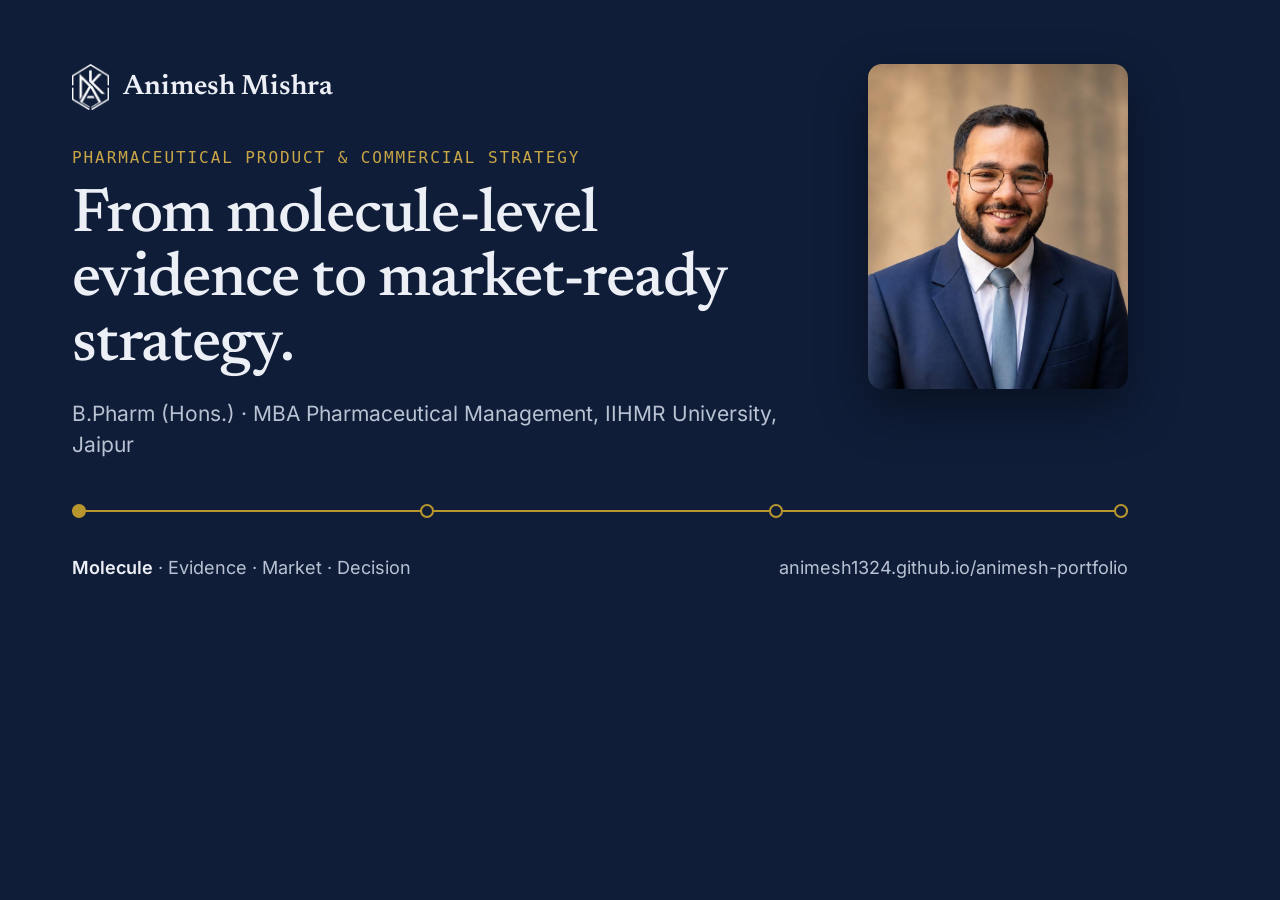
<file: og-card.html>
<!DOCTYPE html>
<html lang="en-GB"><head><meta charset="utf-8"><title>OG card</title>
<style>
@font-face{font-family:"Newsreader";src:url("../../assets/fonts/newsreader-var-latin.woff2") format("woff2");font-weight:200 800}
@font-face{font-family:"Inter";src:url("../../assets/fonts/inter-var-latin.woff2") format("woff2");font-weight:100 900}
*{margin:0;padding:0;box-sizing:border-box}
body{width:1200px;height:630px;background:#0F1D38;color:#ECEFF5;font-family:Inter,Arial,sans-serif;position:relative;overflow:hidden}
.rule{position:absolute;left:72px;right:72px;bottom:118px;height:2px;background:#B8962E}
.rule i{position:absolute;top:-6px;width:14px;height:14px;border-radius:50%;background:#0F1D38;border:2px solid #B8962E}
.copy{position:absolute;left:72px;top:64px;width:720px}
.mark{display:flex;align-items:center;gap:14px;font-family:Newsreader,serif;font-size:28px;font-weight:600}
.mark img{height:46px}
.k{margin-top:40px;font:500 16px/1 ui-monospace,Menlo,monospace;letter-spacing:.12em;text-transform:uppercase;color:#C9A646}
h1{margin-top:18px;font-family:Newsreader,serif;font-weight:520;font-size:62px;line-height:1.04;letter-spacing:-.02em}
.sub{margin-top:22px;font-size:21px;line-height:1.45;color:#B9C2D2}
.photo{position:absolute;right:72px;top:64px;width:260px;height:325px;border-radius:14px;overflow:hidden;box-shadow:0 20px 50px rgba(0,0,0,.4)}
.photo img{width:100%;height:100%;object-fit:cover}
.foot{position:absolute;left:72px;right:72px;bottom:52px;display:flex;justify-content:space-between;font-size:18px;color:#B9C2D2}
.foot b{color:#ECEFF5;font-weight:600}
</style></head><body>
<div class="copy">
  <div class="mark"><img src="../../assets/img/logo-dark-mark.png" alt="">Animesh Mishra</div>
  <p class="k">Pharmaceutical product &amp; commercial strategy</p>
  <h1>From molecule-level evidence to market-ready strategy.</h1>
  <p class="sub">B.Pharm (Hons.) · MBA Pharmaceutical Management, IIHMR University, Jaipur</p>
</div>
<div class="photo"><img src="../../assets/img/portrait-720.jpg" alt=""></div>
<div class="rule"><i style="left:0;background:#B8962E"></i><i style="left:33%"></i><i style="left:66%"></i><i style="right:0"></i></div>
<div class="foot"><span><b>Molecule</b> · Evidence · Market · Decision</span><span>animesh1324.github.io/animesh-portfolio</span></div>
</body></html>
</file>
<file: assets/css/styles.css>
/* ==========================================================================
   Animesh Mishra — portfolio
   Visual thesis: clinical editorial intelligence — a molecule-to-market dossier.
   Structure: tokens → base → layout → components → sections → dialogs → motion → print
   ========================================================================== */

/* ---------- Fonts (self-hosted, latin subset, variable) ---------- */
@font-face {
  font-family: "Newsreader";
  src: url("../fonts/newsreader-var-latin.woff2") format("woff2");
  font-weight: 200 800; font-style: normal; font-display: swap;
}
@font-face {
  font-family: "Newsreader";
  src: url("../fonts/newsreader-var-latin-italic.woff2") format("woff2");
  font-weight: 200 800; font-style: italic; font-display: swap;
}
@font-face {
  font-family: "Inter";
  src: url("../fonts/inter-var-latin.woff2") format("woff2");
  font-weight: 100 900; font-style: normal; font-display: swap;
}
/* Metric-matched fallbacks keep layout stable while web fonts load (reduces CLS). */
@font-face { font-family: "Newsreader Fallback"; src: local("Georgia"), local("Times New Roman"), local("Liberation Serif"); size-adjust: 96%; ascent-override: 92%; descent-override: 25%; }
@font-face { font-family: "Inter Fallback"; src: local("Arial"), local("Helvetica"), local("Liberation Sans"); size-adjust: 107%; ascent-override: 90%; descent-override: 22%; }

/* ---------- Tokens ---------- */
:root {
  --font-display: "Newsreader", "Newsreader Fallback", Georgia, "Times New Roman", serif;
  --font-text: "Inter", "Inter Fallback", system-ui, -apple-system, "Segoe UI", Roboto, Arial, sans-serif;
  --font-mono: ui-monospace, "SFMono-Regular", Menlo, Consolas, "Liberation Mono", monospace;

  /* light */
  --paper: #F6F4EE;
  --paper-2: #EFECE3;
  --surface: #FFFFFF;
  --ink: #0F1B30;
  --ink-2: #2E3A4F;
  --muted: #5A6577;
  --rule: #D9D4C7;
  --rule-strong: #BDB6A4;
  --navy: #14264A;
  --navy-2: #1B2F4E;
  --gold: #7A5E12;          /* text-safe gold (≥ 5:1 on paper) */
  --gold-ui: #B8962E;       /* decorative gold */
  --gold-soft: rgba(184, 150, 46, .14);
  --teal: #16665F;          /* evidence / applied signal */
  --teal-soft: rgba(22, 102, 95, .10);
  --focus: #1D5FD1;
  --shadow-1: 0 1px 2px rgba(15, 27, 48, .06), 0 2px 8px rgba(15, 27, 48, .05);
  --shadow-2: 0 2px 6px rgba(15, 27, 48, .07), 0 14px 32px rgba(15, 27, 48, .10);
  --ink-section: #0F1D38;
  --on-ink: #EEF1F6;
  --on-ink-2: #B9C2D2;

  --radius: 10px;
  --radius-lg: 16px;
  --wrap: 1280px;
  --gutter: clamp(20px, 4.5vw, 56px);
  --header-h: 64px;

  /* motion */
  --dur-1: 160ms;
  --dur-2: 240ms;
  --dur-3: 420ms;
  --dur-4: 620ms;
  --ease-out: cubic-bezier(.2, .7, .2, 1);
  --ease-in-out: cubic-bezier(.65, 0, .35, 1);
}

:root[data-theme="dark"] {
  --paper: #0B1322;
  --paper-2: #0F192C;
  --surface: #121E34;
  --ink: #ECEFF5;
  --ink-2: #C9D0DC;
  --muted: #9AA5B8;
  --rule: #24324D;
  --rule-strong: #34456A;
  --navy: #C9D6F0;
  --navy-2: #1B2F4E;
  --gold: #DDBB5E;
  --gold-ui: #C9A646;
  --gold-soft: rgba(221, 187, 94, .12);
  --teal: #6CC9BD;
  --teal-soft: rgba(108, 201, 189, .10);
  --focus: #8DB4FF;
  --shadow-1: 0 1px 2px rgba(0, 0, 0, .3);
  --shadow-2: 0 2px 8px rgba(0, 0, 0, .35), 0 16px 36px rgba(0, 0, 0, .35);
  --ink-section: #08101E;
  --on-ink: #ECEFF5;
  --on-ink-2: #AEB8CA;
  color-scheme: dark;
}
:root[data-theme="light"] { color-scheme: light; }

/* ---------- Base ---------- */
*, *::before, *::after { box-sizing: border-box; }
* { margin: 0; }
html { -webkit-text-size-adjust: 100%; text-size-adjust: 100%; scroll-padding-top: calc(var(--header-h) + 12px); }
body {
  font-family: var(--font-text);
  font-size: 1.0625rem;
  line-height: 1.6;
  color: var(--ink-2);
  background: var(--paper);
  text-rendering: optimizeLegibility;
  -webkit-font-smoothing: antialiased;
  overflow-x: hidden;
}
img, svg, picture { display: block; max-width: 100%; }
img { height: auto; }
a { color: inherit; text-decoration-thickness: 1px; text-underline-offset: .18em; }
button, input, textarea { font: inherit; color: inherit; }
button { cursor: pointer; background: none; border: 0; }
h1, h2, h3 { color: var(--ink); font-weight: 600; line-height: 1.15; text-wrap: balance; }
p { text-wrap: pretty; }
ul, ol { padding: 0; list-style: none; }
strong { color: var(--ink); font-weight: 600; }
:focus-visible { outline: 2.5px solid var(--focus); outline-offset: 3px; border-radius: 4px; }
::selection { background: var(--gold-soft); color: var(--ink); }

.i { width: 1.1em; height: 1.1em; flex: none; }
.nowrap { white-space: nowrap; }
.visually-hidden {
  position: absolute !important; width: 1px; height: 1px; padding: 0; margin: -1px;
  overflow: hidden; clip: rect(0 0 0 0); white-space: nowrap; border: 0;
}
.skip-link {
  position: absolute; left: 12px; top: -60px; z-index: 100;
  background: var(--ink); color: var(--paper); padding: 10px 16px; border-radius: 8px; font-weight: 600;
  transition: top var(--dur-1) var(--ease-out);
}
.skip-link:focus { top: 12px; }
main:focus { outline: none; }

@media (min-width: 1600px) { :root { --wrap: 1360px; } }
.wrap { width: 100%; max-width: var(--wrap); margin-inline: auto; padding-inline: var(--gutter); }

/* ---------- Buttons & links ---------- */
.btn {
  display: inline-flex; align-items: center; justify-content: center; gap: .5em;
  min-height: 46px; padding: .7em 1.2em; border-radius: 999px;
  font-size: .95rem; font-weight: 600; letter-spacing: .005em; text-decoration: none; white-space: nowrap;
  border: 1.5px solid transparent;
  transition: background-color var(--dur-1) var(--ease-out), color var(--dur-1) var(--ease-out), border-color var(--dur-1) var(--ease-out), transform var(--dur-1) var(--ease-out);
}
.btn--small { min-height: 40px; padding: .5em 1em; font-size: .88rem; }
.btn--solid { background: var(--navy-2); color: #fff; }
.btn--solid:hover { background: #10203B; }
:root[data-theme="dark"] .btn--solid { background: var(--gold-ui); color: #0B1322; }
:root[data-theme="dark"] .btn--solid:hover { background: #D8B658; }
.btn--line { border-color: var(--rule-strong); color: var(--ink); background: transparent; }
.btn--line:hover { border-color: var(--ink); }
.btn--gold { background: var(--gold-ui); color: #0B1322; }
.btn--gold:hover { background: #D2B04F; }
.btn--line-light { border-color: rgba(255,255,255,.35); color: var(--on-ink); }
.btn--line-light:hover { border-color: var(--on-ink); }
.btn .i { transition: transform var(--dur-1) var(--ease-out); }
@media (hover: hover) { .btn:hover > .i:last-child { transform: translateX(3px); } }
.btn:active { transform: translateY(1px); }

.text-link {
  display: inline-flex; align-items: center; gap: .4em; min-height: 44px;
  font-weight: 600; font-size: .95rem; color: var(--ink); text-decoration: underline; text-decoration-color: var(--rule-strong);
  transition: text-decoration-color var(--dur-1) var(--ease-out), color var(--dur-1);
}
.text-link:hover { text-decoration-color: var(--gold-ui); }
.link-row { display: flex; flex-wrap: wrap; gap: 0 1.25rem; }

.icon-btn {
  display: inline-grid; place-items: center; width: 44px; height: 44px; border-radius: 999px;
  color: var(--ink); border: 1px solid transparent;
  transition: background-color var(--dur-1) var(--ease-out), border-color var(--dur-1);
}
.icon-btn:hover { background: var(--paper-2); border-color: var(--rule); }

/* ---------- Tags (nature of work) ---------- */
.tag {
  display: inline-flex; align-items: center; gap: .35em;
  font-family: var(--font-text); font-size: .72rem; font-weight: 600; letter-spacing: .04em; text-transform: uppercase;
  padding: .28em .6em; border-radius: 4px; border: 1px solid currentColor; line-height: 1.2; white-space: nowrap;
}
.tag--intern { color: var(--teal); }
.tag--academic { color: var(--gold); }
.tag--independent { color: var(--muted); }
.tag--training { color: var(--muted); }
.tag--current { color: var(--teal); }
.tag--score { color: var(--gold); }

/* ---------- Header ---------- */
.site-header {
  position: sticky; top: 0; z-index: 50; height: var(--header-h);
  background: color-mix(in srgb, var(--paper) 94%, transparent);
  border-bottom: 1px solid transparent;
  transition: border-color var(--dur-2) var(--ease-out), background-color var(--dur-2);
}
@supports not (background: color-mix(in srgb, red 50%, blue)) { .site-header { background: var(--paper); } }
.site-header.is-stuck { border-bottom-color: var(--rule); }
.header-inner { height: 100%; display: flex; align-items: center; gap: 1rem; }
.brand { display: inline-flex; align-items: center; gap: .6rem; text-decoration: none; min-height: 44px; margin-right: auto; }
.brand-mark { width: 30px; height: 37px; object-fit: contain; }
.brand-mark--dark { display: none; }
:root[data-theme="dark"] .brand-mark--light { display: none; }
:root[data-theme="dark"] .brand-mark--dark { display: block; }
.brand-name { font-family: var(--font-display); font-size: 1.2rem; font-weight: 600; color: var(--ink); letter-spacing: .005em; }

.primary-nav ul { display: flex; gap: .15rem; }
.primary-nav a {
  display: inline-flex; align-items: center; min-height: 44px; padding: 0 .75rem;
  font-size: .9rem; font-weight: 500; color: var(--ink-2); text-decoration: none; position: relative;
}
.primary-nav a::after {
  content: ""; position: absolute; left: .75rem; right: .75rem; bottom: 8px; height: 1.5px; background: var(--gold-ui);
  transform: scaleX(0); transform-origin: left; transition: transform var(--dur-2) var(--ease-out);
}
.primary-nav a:hover::after, .primary-nav a[aria-current="true"]::after { transform: scaleX(1); }
.primary-nav a[aria-current="true"] { color: var(--ink); }
.header-actions { display: flex; align-items: center; gap: .35rem; }
.theme-toggle .i-sun { display: none; }
:root[data-theme="dark"] .theme-toggle .i-sun { display: block; }
:root[data-theme="dark"] .theme-toggle .i-moon { display: none; }
.menu-toggle { display: none; }

@media (max-width: 960px) {
  .menu-toggle { display: inline-grid; }
  .primary-nav {
    position: fixed; inset: var(--header-h) 0 auto 0; background: var(--paper);
    border-bottom: 1px solid var(--rule); box-shadow: var(--shadow-2);
    padding: .5rem var(--gutter) 1rem; display: none;
  }
  .primary-nav.is-open { display: block; }
  .primary-nav ul { flex-direction: column; }
  .primary-nav a { min-height: 48px; font-size: 1.05rem; padding: 0 .25rem; border-bottom: 1px solid var(--rule); width: 100%; }
  .primary-nav a::after { display: none; }
  .brand-name { font-size: 1.05rem; }
}
@media (max-width: 420px) {
  .brand-name { display: none; }
}

/* ---------- Section scaffolding ---------- */
.section { padding-block: clamp(3.5rem, 7vw, 6rem); }
.section--tint { background: var(--paper-2); border-block: 1px solid var(--rule); }
.section--ink { background: var(--ink-section); color: var(--on-ink-2); }
.section--ink h2, .section--ink h3 { color: var(--on-ink); }
.section-head { max-width: 760px; margin-bottom: clamp(2rem, 5vw, 3.5rem); }
.kicker {
  font-family: var(--font-mono); font-size: .76rem; letter-spacing: .12em; text-transform: uppercase;
  color: var(--gold); margin-bottom: .9rem; display: flex; align-items: center; gap: .6rem;
}
.kicker::before { content: ""; width: 22px; height: 1px; background: currentColor; }
.section--ink .kicker { color: var(--gold-ui); }
.section-title { font-family: var(--font-display); font-size: clamp(1.9rem, 1.2rem + 2.6vw, 3rem); font-weight: 550; letter-spacing: -.012em; }
.section-deck { margin-top: 1rem; color: var(--muted); font-size: 1.05rem; max-width: 62ch; }
.subhead { font-family: var(--font-display); font-size: 1.45rem; font-weight: 600; margin: 3.5rem 0 1.25rem; }
.subhead--light { color: var(--on-ink); margin-top: 0; }

/* ---------- Hero ---------- */
.hero { padding-top: clamp(2.5rem, 6vw, 5rem); padding-bottom: clamp(2.5rem, 5vw, 4rem); position: relative; overflow-x: clip; }
.hero-grid { display: grid; grid-template-columns: minmax(0, 1.55fr) minmax(0, .85fr); gap: clamp(2rem, 5vw, 5rem); align-items: end; }
.eyebrow {
  font-family: var(--font-mono); font-size: .8rem; letter-spacing: .06em; text-transform: uppercase; color: var(--muted);
  display: flex; flex-wrap: wrap; align-items: center; gap: .55rem;
}
.eyebrow .dot { width: 5px; height: 5px; border-radius: 50%; background: var(--gold-ui); }
.hero-title {
  font-family: var(--font-display); font-weight: 520; letter-spacing: -.022em;
  font-size: clamp(2.45rem, 1.2rem + 5.2vw, 4.9rem); line-height: 1.02; margin-top: 1.1rem; max-width: 17ch;
}
.hero-lede { margin-top: 1.5rem; font-size: clamp(1.04rem, .98rem + .3vw, 1.18rem); line-height: 1.62; max-width: 60ch; color: var(--ink-2); }
.hero-roles { margin-top: 1.25rem; font-size: .93rem; color: var(--muted); max-width: 64ch; line-height: 1.7; }
.hero-roles .label {
  font-family: var(--font-mono); font-size: .72rem; letter-spacing: .1em; text-transform: uppercase; color: var(--gold);
  margin-right: .5rem; padding: .15em .45em; border: 1px solid var(--gold-soft); border-radius: 3px; background: var(--gold-soft);
}
.hero-actions { margin-top: 2rem; display: flex; flex-wrap: wrap; align-items: center; gap: .75rem 1.1rem; }

.hero-portrait { margin: 0; justify-self: end; width: 100%; max-width: 340px; }
/* Desktop: pin the photo to the headline instead of the bottom of the copy, and keep
   photo + caption inside the first screen on short laptop displays. */
@media (min-width: 961px) {
  .hero-grid { align-items: start; }
  .hero-portrait { margin-top: 2.2rem; max-width: min(340px, calc((100svh - 300px) * .8)); min-width: 260px; }
}
.portrait-frame {
  position: relative; border-radius: var(--radius-lg); overflow: hidden; background: var(--paper-2);
  aspect-ratio: 4 / 5; box-shadow: var(--shadow-2);
}
.portrait-frame::after { content: ""; position: absolute; inset: 0; border: 1px solid rgba(255,255,255,.12); border-radius: inherit; pointer-events: none; }
.portrait-frame img { width: 100%; height: 100%; object-fit: cover; }
.hero-portrait figcaption { margin-top: .9rem; font-size: .82rem; line-height: 1.5; color: var(--muted); border-top: 1px solid var(--rule); padding-top: .75rem; }
.fig-label { display: block; font-family: var(--font-mono); font-size: .68rem; letter-spacing: .12em; text-transform: uppercase; color: var(--gold); margin-bottom: .25rem; }

/* Molecule-to-market signal: a rail whose dots align with the four node columns */
.signal-rail { position: relative; display: grid; grid-template-columns: repeat(4, 1fr); gap: 1rem; height: 14px; margin-top: clamp(2.75rem, 6vw, 4.5rem); }
.signal-rail::before, .signal-line { content: ""; position: absolute; left: 6px; right: 0; top: 6px; height: 1.5px; background: var(--rule-strong); }
.signal-line { height: 2px; top: 5.75px; background: var(--gold-ui); transform-origin: left center; }
.signal-rail i { position: relative; z-index: 1; width: 13px; height: 13px; border-radius: 50%; background: var(--paper); border: 2px solid var(--gold-ui); }
.signal-rail i:first-of-type { background: var(--gold-ui); }
.signal { display: grid; grid-template-columns: repeat(4, 1fr); gap: 1rem; margin-top: .9rem; }
.signal-node { display: grid; gap: .1rem; align-content: start; }
.signal-k { font-family: var(--font-mono); font-size: .72rem; color: var(--gold); letter-spacing: .08em; }
.signal-t { font-family: var(--font-display); font-size: 1.3rem; font-weight: 600; color: var(--ink); }
.signal-d { font-size: .85rem; color: var(--muted); line-height: 1.45; max-width: 24ch; }

/* Proof bar */
.proof {
  display: grid; grid-template-columns: repeat(4, 1fr);
  margin-top: 2.25rem; border-top: 1px solid var(--ink); border-bottom: 1px solid var(--rule);
}
.proof-item { padding: 1.35rem 1.25rem 1.4rem 0; }
.proof-item + .proof-item { padding-left: 1.25rem; border-left: 1px solid var(--rule); }
.proof-n { font-family: var(--font-display); font-size: clamp(1.7rem, 1.2rem + 1.5vw, 2.3rem); font-weight: 560; color: var(--ink); line-height: 1.05; font-variant-numeric: tabular-nums lining-nums; }
.proof-l { margin-top: .5rem; font-size: .88rem; color: var(--muted); line-height: 1.5; }

@media (max-width: 960px) {
  .hero-grid { grid-template-columns: 1fr; align-items: start; }
  .hero-portrait { justify-self: start; max-width: 520px; order: -1; display: grid; grid-template-columns: 96px 1fr; gap: 1rem; align-items: center; }
  .hero-portrait .portrait-frame { border-radius: 12px; }
  .hero-portrait figcaption { margin-top: 0; border-top: 0; padding-top: 0; }
  .hero-title { max-width: 18ch; }
  .proof { grid-template-columns: repeat(2, 1fr); }
  .proof-item:nth-child(3) { padding-left: 0; border-left: 0; }
  .proof-item:nth-child(n+3) { border-top: 1px solid var(--rule); }
}
@media (max-width: 720px) {
  .signal { grid-template-columns: repeat(2, 1fr); row-gap: 1.25rem; margin-top: clamp(2.5rem, 6vw, 3.5rem); }
  .signal-rail { display: none; }
  .signal-node { padding-left: .9rem; border-left: 2px solid var(--gold-ui); }
}
@media (max-width: 520px) {
  .hero-portrait { max-width: 100%; grid-template-columns: 80px 1fr; }
  .proof { grid-template-columns: 1fr; }
  .proof-item, .proof-item + .proof-item { padding: 1rem 0; border-left: 0; }
  .proof-item + .proof-item { border-top: 1px solid var(--rule); }
  .hero-actions .btn { flex: 1 1 100%; }
}

/* ---------- Cases ---------- */
.cases { display: grid; gap: clamp(2.5rem, 5vw, 4rem); }
.case {
  display: grid; grid-template-columns: minmax(0, 260px) minmax(0, 1fr); gap: clamp(1.5rem, 4vw, 3.5rem);
  padding-top: clamp(2rem, 4vw, 3rem); border-top: 1px solid var(--rule-strong); align-items: start;
}
.case-media {
  border-radius: 6px; overflow: hidden; background: #fff; border: 1px solid var(--rule);
  box-shadow: var(--shadow-1); aspect-ratio: 420 / 594;
  transition: transform var(--dur-2) var(--ease-out), box-shadow var(--dur-2) var(--ease-out);
}
.case-media img { width: 100%; height: 100%; object-fit: cover; object-position: top; }
@media (hover: hover) and (pointer: fine) {
  .case:hover .case-media, .case:focus-within .case-media { transform: translateY(-4px); box-shadow: var(--shadow-2); }
}
.case-meta { display: flex; flex-wrap: wrap; align-items: center; gap: .5rem .8rem; font-size: .82rem; color: var(--muted); }
.case-no { font-family: var(--font-mono); font-size: .76rem; letter-spacing: .1em; text-transform: uppercase; color: var(--ink); }
.case-title { font-family: var(--font-display); font-size: clamp(1.55rem, 1.1rem + 1.4vw, 2.15rem); font-weight: 560; margin-top: .8rem; letter-spacing: -.01em; }
.case-q { margin-top: .8rem; font-family: var(--font-display); font-style: italic; font-size: 1.15rem; line-height: 1.5; color: var(--ink-2); max-width: 60ch; }
.case-facts { margin-top: 1.5rem; display: grid; grid-template-columns: 1fr 1fr; gap: 0 2rem; }
.case-facts > div { padding: .85rem 0; border-top: 1px solid var(--rule); }
.case-facts dt { font-family: var(--font-mono); font-size: .7rem; letter-spacing: .12em; text-transform: uppercase; color: var(--gold); margin-bottom: .3rem; }
.case-facts dd { margin: 0; font-size: .95rem; line-height: 1.55; color: var(--ink-2); }
.case-actions { margin-top: 1.5rem; display: flex; flex-wrap: wrap; gap: .75rem 1.25rem; align-items: center; }
@media (max-width: 800px) {
  .case { grid-template-columns: 1fr; }
  .case-media { max-width: 168px; }
  .case-facts { grid-template-columns: 1fr; }
}

/* More work */
.work-list { border-top: 1px solid var(--rule-strong); }
.work-item { border-bottom: 1px solid var(--rule); }
.work-item summary {
  list-style: none; cursor: pointer; display: grid; grid-template-columns: minmax(0, 1fr) auto auto; gap: .5rem 1.25rem; align-items: center;
  padding: 1.05rem 2.2rem 1.05rem 0; position: relative; min-height: 56px;
}
.work-item summary::-webkit-details-marker { display: none; }
.work-item summary::after {
  content: ""; position: absolute; right: .5rem; top: 50%; width: 10px; height: 10px; margin-top: -7px;
  border-right: 1.6px solid var(--ink); border-bottom: 1.6px solid var(--ink); transform: rotate(45deg);
  transition: transform var(--dur-2) var(--ease-out);
}
.work-item[open] summary::after { transform: rotate(225deg); margin-top: -2px; }
.work-title { font-weight: 600; color: var(--ink); line-height: 1.4; }
.work-item summary:hover .work-title { text-decoration: underline; text-decoration-color: var(--gold-ui); }
.work-date { font-size: .85rem; color: var(--muted); font-variant-numeric: tabular-nums; min-width: 5.5rem; text-align: right; }
.work-detail { padding: 0 0 1.4rem; max-width: 72ch; display: grid; gap: .75rem; font-size: .98rem; }
@media (max-width: 720px) {
  .work-item summary { grid-template-columns: 1fr; gap: .45rem; }
  .work-item summary .tag { justify-self: start; }
  .work-date { text-align: left; }
}

/* ---------- Experience timeline ---------- */
.exp-grid { display: grid; grid-template-columns: minmax(0, 1fr) minmax(0, 1.9fr); gap: clamp(2rem, 5vw, 5rem); }
.section-head--side { position: sticky; top: calc(var(--header-h) + 2rem); align-self: start; }
.timeline { position: relative; padding-left: 1.75rem; }
.timeline::before {
  content: ""; position: absolute; left: 5px; top: .6rem; bottom: .6rem; width: 1.5px; background: var(--rule-strong);
}
.timeline::after {
  content: ""; position: absolute; left: 5px; top: .6rem; bottom: .6rem; width: 1.5px; background: var(--gold-ui);
  transform-origin: top; transform: scaleY(1);
}
.tl-item { position: relative; padding-bottom: 2.25rem; }
.tl-item:last-child { padding-bottom: 0; }
.tl-item::before {
  content: ""; position: absolute; left: calc(-1.75rem + 0px); top: .45rem; width: 12px; height: 12px; border-radius: 50%;
  background: var(--paper-2); border: 2px solid var(--gold-ui); z-index: 1;
}
.tl-item:first-child::before { background: var(--gold-ui); }
.tl-date { font-family: var(--font-mono); font-size: .78rem; letter-spacing: .04em; color: var(--muted); }
.tl-role { font-family: var(--font-display); font-size: 1.35rem; font-weight: 600; margin-top: .3rem; }
.tl-org { margin-top: .35rem; display: flex; flex-wrap: wrap; gap: .4rem .75rem; align-items: center; font-weight: 500; color: var(--ink-2); }
.tl-points { margin-top: .8rem; display: grid; gap: .55rem; }
.tl-points li { position: relative; padding-left: 1.1rem; font-size: .98rem; }
.tl-points li::before { content: ""; position: absolute; left: 0; top: .72em; width: 6px; height: 1.5px; background: var(--gold-ui); }
.tl-evidence { margin-top: .35rem; }
.tl-evidence .text-link { font-size: .88rem; }
@media (max-width: 900px) {
  .exp-grid { grid-template-columns: 1fr; }
  .section-head--side { position: static; }
}

/* ---------- Capability model ---------- */
.legend { margin-top: 1.25rem; display: flex; flex-wrap: wrap; align-items: center; gap: .5rem 1.25rem; font-size: .88rem; color: var(--muted); }
.legend-item { display: inline-flex; align-items: center; gap: .5rem; }
.mark { display: inline-block; width: 11px; height: 11px; border-radius: 50%; flex: none; }
.mark--applied { background: var(--teal); }
.mark--trained { border: 1.6px solid var(--muted); }
.cap-model { display: grid; grid-template-columns: repeat(4, minmax(0, 1fr)); border-top: 1px solid var(--ink); }
.cap-stage { padding: 1.5rem 1.25rem 1.5rem 0; }
.cap-stage + .cap-stage { padding-left: 1.25rem; border-left: 1px solid var(--rule); }
.cap-k { font-family: var(--font-mono); font-size: .75rem; color: var(--gold); letter-spacing: .1em; }
.cap-title { font-family: var(--font-display); font-size: 1.35rem; font-weight: 600; margin: .35rem 0 1.1rem; }
.cap-list { display: grid; gap: .85rem; }
.cap-list li { position: relative; padding-left: 1.3rem; display: grid; gap: .1rem; }
.cap-list li::before { content: ""; position: absolute; left: 0; top: .42em; width: 10px; height: 10px; border-radius: 50%; }
.cap-list li.is-applied::before { background: var(--teal); }
.cap-list li.is-trained::before { border: 1.6px solid var(--muted); }
.cap-name { font-weight: 600; color: var(--ink); font-size: .96rem; line-height: 1.35; }
.cap-ev { font-size: .83rem; color: var(--muted); line-height: 1.4; }
.cap-list li.is-applied .cap-ev::before { content: "Applied: "; color: var(--teal); font-weight: 600; }
.cap-list li.is-trained .cap-ev::before { content: "Trained: "; font-weight: 600; }
@media (max-width: 1000px) {
  .cap-model { grid-template-columns: repeat(2, minmax(0, 1fr)); }
  .cap-stage:nth-child(3) { padding-left: 0; border-left: 0; }
  .cap-stage:nth-child(n+3) { border-top: 1px solid var(--rule); }
}
@media (max-width: 600px) {
  .cap-model { grid-template-columns: 1fr; }
  .cap-stage, .cap-stage + .cap-stage { padding-left: 0; border-left: 0; }
  .cap-stage + .cap-stage { border-top: 1px solid var(--rule); }
}

/* ---------- Credentials ---------- */
.edu { display: grid; grid-template-columns: 1fr 1fr; gap: 1.25rem; }
.edu-card { background: var(--surface); border: 1px solid var(--rule); border-radius: var(--radius); padding: 1.4rem 1.5rem; }
.edu-when { display: flex; align-items: center; gap: .75rem; font-family: var(--font-mono); font-size: .8rem; color: var(--muted); }
.edu-deg { font-family: var(--font-display); font-size: 1.45rem; font-weight: 600; margin-top: .55rem; }
.edu-inst { margin-top: .25rem; color: var(--ink-2); font-size: .96rem; }
.creds { display: grid; grid-template-columns: repeat(3, minmax(0, 1fr)); gap: 1px; background: var(--rule); border: 1px solid var(--rule); border-radius: var(--radius); overflow: hidden; }
.cred { background: var(--surface); padding: 1.2rem 1.25rem; display: flex; flex-direction: column; }
.cred-name { font-weight: 600; color: var(--ink); line-height: 1.4; }
.cred-iss { margin-top: .3rem; font-size: .86rem; color: var(--muted); }
.cred-links { margin-top: auto; padding-top: .75rem; display: flex; gap: 1rem; font-size: .86rem; font-weight: 600; }
.cred-links a { display: inline-flex; align-items: center; min-height: 44px; color: var(--ink); text-decoration-color: var(--rule-strong); }
.cred-links a:hover { text-decoration-color: var(--gold-ui); }
@media (max-width: 900px) { .creds { grid-template-columns: 1fr 1fr; } }
@media (max-width: 600px) { .edu, .creds { grid-template-columns: 1fr; } }

.all-creds { margin-top: 1.5rem; border: 1px solid var(--rule); border-radius: var(--radius); background: var(--surface); }
.all-creds > summary {
  list-style: none; cursor: pointer; display: flex; align-items: center; justify-content: space-between; gap: 1rem;
  padding: 1rem 1.25rem; min-height: 56px; font-weight: 600; color: var(--ink);
}
.all-creds > summary::-webkit-details-marker { display: none; }
.all-creds > summary .i { transform: rotate(90deg); transition: transform var(--dur-2) var(--ease-out); }
.all-creds[open] > summary .i { transform: rotate(-90deg); }
.all-creds-body { padding: 0 1.25rem 1.25rem; }
.search input {
  width: 100%; min-height: 46px; padding: .6rem .9rem; border-radius: 8px; border: 1px solid var(--rule-strong);
  background: var(--paper); color: var(--ink);
}
.search input:focus-visible { outline-offset: 1px; }
.search { display: none; }
.js .search { display: block; margin-bottom: .75rem; }
.cred-table li {
  display: grid; grid-template-columns: minmax(0, 1.8fr) minmax(0, 1.2fr) 5.5rem 5rem; gap: .25rem 1rem; align-items: center;
  padding: .7rem 0; border-top: 1px solid var(--rule); font-size: .92rem;
}
.ct-name { color: var(--ink); font-weight: 500; }
.ct-iss, .ct-date, .ct-note { color: var(--muted); font-size: .86rem; }
.cred-table a { font-weight: 600; font-size: .86rem; color: var(--ink); min-height: 44px; display: inline-flex; align-items: center; }
.filter-empty { padding: 1rem 0 0; color: var(--muted); }
@media (max-width: 720px) {
  .cred-table li { grid-template-columns: 1fr auto; }
  .ct-name { grid-column: 1 / -1; }
  .ct-iss { grid-column: 1; }
  .ct-date { display: none; }
}

/* ---------- Approach ---------- */
.approach { display: grid; grid-template-columns: minmax(0, 1fr) minmax(0, 1.3fr); gap: clamp(2rem, 5vw, 5rem); align-items: start; }
.approach .section-head { margin-bottom: 0; }
.approach-body { display: grid; gap: 1.1rem; font-size: 1.08rem; max-width: 62ch; }
.approach-body p:first-child { font-family: var(--font-display); font-size: clamp(1.3rem, 1.1rem + .6vw, 1.55rem); line-height: 1.45; color: var(--ink); }
.approach-meta { font-size: .88rem; color: var(--muted); border-top: 1px solid var(--rule); padding-top: 1rem; }
@media (max-width: 900px) { .approach { grid-template-columns: 1fr; } }

/* ---------- Contact ---------- */
.contact-grid { display: grid; grid-template-columns: minmax(0, 1fr) minmax(0, 1fr); gap: clamp(2.5rem, 6vw, 6rem); }
.contact-list { margin-top: 2rem; display: grid; }
.contact-list li { display: grid; grid-template-columns: 1.1rem 5.5rem minmax(0, 1fr); align-items: center; column-gap: .85rem; padding: .7rem 0; border-top: 1px solid rgba(255,255,255,.12); }
.contact-list li > a { grid-column: 3; justify-self: start; overflow-wrap: break-word; min-width: 0; }
.contact-list li > a + a { min-height: 32px; margin-top: -.35rem; }
.contact-list .i { color: var(--gold-ui); }
.cl-l { font-family: var(--font-mono); font-size: .72rem; letter-spacing: .1em; text-transform: uppercase; color: var(--on-ink-2); min-width: 5.5rem; }
.contact-list a { color: var(--on-ink); font-weight: 500; min-height: 44px; display: inline-flex; align-items: center; gap: .4rem; text-decoration-color: rgba(255,255,255,.35); word-break: break-word; }
.contact-list a:hover { text-decoration-color: var(--gold-ui); }
.contact-list .cl-alt { font-size: .88rem; color: var(--on-ink-2); }
.cv-options { display: grid; gap: 1rem; align-content: start; }
.cv-card {
  display: grid; gap: 1rem; padding: 1.25rem 1.35rem; border: 1px solid rgba(255,255,255,.14); border-radius: var(--radius);
  background: rgba(255,255,255,.03);
}
.cv-name { font-family: var(--font-display); font-size: 1.3rem; font-weight: 600; color: var(--on-ink); }
.cv-desc { font-size: .92rem; margin-top: .2rem; }
.cv-actions { display: flex; flex-wrap: wrap; gap: .6rem; }
.section--ink :focus-visible { outline-color: #9CC0FF; }

.cform { margin-top: 1.5rem; display: grid; gap: .85rem; }
.cform-row { display: grid; gap: .35rem; }
.cform label { font-size: .85rem; font-weight: 600; color: var(--on-ink); }
.cform input, .cform textarea {
  width: 100%; min-height: 46px; padding: .65rem .85rem; border-radius: 8px;
  border: 1px solid rgba(255,255,255,.22); background: rgba(255,255,255,.04); color: var(--on-ink);
}
.cform textarea { resize: vertical; min-height: 110px; }
.cform .btn { justify-self: start; }
.cform-status { font-size: .9rem; color: var(--on-ink); min-height: 1.4em; }
.cform-status a { color: var(--gold-ui); }
@media (max-width: 900px) { .contact-grid { grid-template-columns: 1fr; } }

/* ---------- Footer ---------- */
.site-footer { padding-block: 2rem 2.5rem; background: var(--ink-section); color: var(--on-ink-2); border-top: 1px solid rgba(255,255,255,.08); font-size: .88rem; }
.footer-inner { display: flex; flex-wrap: wrap; align-items: center; justify-content: space-between; gap: .5rem 1.5rem; }
.footer-links { display: flex; align-items: center; gap: .25rem 1rem; }
.footer-links a { color: var(--on-ink); min-height: 44px; min-width: 44px; display: inline-flex; align-items: center; justify-content: center; text-decoration-color: rgba(255,255,255,.35); }
.footer-links .i { width: 20px; height: 20px; }

/* ---------- Dialogs ---------- */
.dlg {
  margin: auto; inset: 0;
  width: min(880px, calc(100vw - 24px)); max-height: min(92vh, 980px); padding: 0; border: 0; border-radius: var(--radius-lg);
  background: var(--surface); color: var(--ink-2); box-shadow: 0 30px 80px rgba(5, 12, 26, .35);
}
.dlg::backdrop { background: rgba(8, 14, 28, .58); }
.dlg-inner { padding: clamp(1.25rem, 3vw, 2.25rem); }
.dlg-head { display: flex; align-items: flex-start; justify-content: space-between; gap: 1rem; margin-bottom: 1.25rem; }
.dlg-title { font-family: var(--font-display); font-size: clamp(1.5rem, 1.1rem + 1.3vw, 2.1rem); font-weight: 560; margin-top: .6rem; }
.dlg-close { flex: none; margin: -.4rem -.4rem 0 0; }
.dlg-close .i { width: 22px; height: 22px; }
.dossier { counter-reset: step; display: grid; gap: 0; border-top: 1px solid var(--rule); }
.dossier li { display: grid; grid-template-columns: 9.5rem minmax(0, 1fr); gap: 1rem; padding: 1rem 0; border-bottom: 1px solid var(--rule); counter-increment: step; }
.dossier h3 { font-family: var(--font-mono); font-size: .76rem; font-weight: 600; letter-spacing: .1em; text-transform: uppercase; color: var(--gold); padding-top: .2rem; }
.dossier h3::before { content: counter(step, decimal-leading-zero) "  "; color: var(--muted); white-space: pre; }
.dossier p { font-size: 1rem; }
.dossier-note { margin-top: 1.25rem; padding: 1rem 1.1rem; font-size: .92rem; background: var(--teal-soft); border-left: 3px solid var(--teal); border-radius: 0 8px 8px 0; }
.dlg-actions { margin-top: 1.5rem; display: flex; flex-wrap: wrap; gap: .75rem; }
.shots { margin-top: 1.5rem; display: grid; gap: 1.25rem; }
.shots figure { margin: 0; }
.shots a { display: block; cursor: zoom-in; }
.shots img { width: 100%; height: auto; border-radius: 8px; border: 1px solid var(--rule); box-shadow: var(--shadow-1); background: var(--surface); }
.shots figcaption { margin-top: .5rem; font-size: .85rem; color: var(--muted); }
.hero-lede a { color: var(--ink); text-decoration: underline; text-decoration-color: var(--gold-ui); text-underline-offset: 3px; }
@media (max-width: 640px) {
  .dlg { width: 100vw; max-width: 100vw; max-height: 100dvh; height: 100dvh; border-radius: 0; margin: 0; }
  .dossier li { grid-template-columns: 1fr; gap: .35rem; }
}

/* CV dialog */
.cv-tabs { display: inline-flex; padding: 4px; border-radius: 999px; background: var(--paper-2); border: 1px solid var(--rule); gap: 4px; flex-wrap: wrap; }
.cv-tab { min-height: 42px; padding: 0 1.1rem; border-radius: 999px; font-weight: 600; font-size: .92rem; color: var(--ink-2); transition: background-color var(--dur-2) var(--ease-out), color var(--dur-2); }
.cv-tab[aria-selected="true"] { background: var(--navy-2); color: #fff; }
:root[data-theme="dark"] .cv-tab[aria-selected="true"] { background: var(--gold-ui); color: #0B1322; }
.cv-panel { margin-top: 1rem; }
.cv-panel-desc { font-size: .95rem; color: var(--muted); }
.cv-preview {
  margin-top: .75rem; border: 1px solid var(--rule); border-radius: 8px; background: #fff; overflow: auto;
  max-height: min(52vh, 680px);
}
.cv-preview img { width: 100%; height: auto; transition: opacity var(--dur-2) var(--ease-out); }
.cv-preview img.is-swapping { opacity: 0; }
.cv-panel-actions { margin-top: .75rem; display: flex; flex-wrap: wrap; gap: .75rem; }
@media (max-width: 640px) { .cv-preview { max-height: 52dvh; } }

/* ==========================================================================
   MOTION
   Content is never hidden unless html.motion is set (JS present AND the user
   has not asked for reduced motion). Only opacity and transform are animated.
   ========================================================================== */
@keyframes rise { from { opacity: 0; transform: translateY(14px); } to { opacity: 1; transform: none; } }
@keyframes pop { from { opacity: 0; transform: scale(.4); } to { opacity: 1; transform: none; } }
@keyframes fade { from { opacity: 0; } to { opacity: 1; } }

.motion .hero-in { animation: rise var(--dur-4) var(--ease-out) both; animation-delay: calc(80ms + var(--i, 0) * 70ms); }
/* The headline and lede only move (no fade), so they paint immediately and remain the LCP candidate. */
@keyframes settle { from { transform: translateY(10px); } to { transform: none; } }
.motion .hero-title.hero-in, .motion .hero-lede.hero-in { animation-name: settle; }
@keyframes grow-x { from { transform: scaleX(0); } to { transform: scaleX(1); } }
.motion .signal-line { animation: grow-x 700ms var(--ease-in-out) 480ms both; }
.motion .signal-rail i { animation: pop var(--dur-2) var(--ease-out) both; }
.motion .signal-rail i:nth-of-type(1) { animation-delay: 480ms; }
.motion .signal-rail i:nth-of-type(2) { animation-delay: 700ms; }
.motion .signal-rail i:nth-of-type(3) { animation-delay: 920ms; }
.motion .signal-rail i:nth-of-type(4) { animation-delay: 1140ms; }
.motion .signal-node { animation: rise var(--dur-3) var(--ease-out) both; }
.motion .signal-node:nth-child(1) { animation-delay: 520ms; }
.motion .signal-node:nth-child(2) { animation-delay: 740ms; }
.motion .signal-node:nth-child(3) { animation-delay: 960ms; }
.motion .signal-node:nth-child(4) { animation-delay: 1180ms; }

.motion [data-reveal] { opacity: 0; transform: translateY(16px); transition: opacity var(--dur-4) var(--ease-out), transform var(--dur-4) var(--ease-out); }
.motion [data-reveal].is-in { opacity: 1; transform: none; }
.motion .timeline::after { transform: scaleY(0); transition: transform 900ms var(--ease-in-out); }
.motion .timeline.is-in::after { transform: scaleY(1); }
.motion .tl-item[data-reveal] { transition-delay: calc(var(--n, 0) * 90ms); }
.motion .cap-stage[data-reveal] { transition-delay: calc(var(--n, 0) * 80ms); }

/* Dialog motion (open via CSS; close is animated with WAAPI in main.js) */
.motion .dlg[open] { animation: dlg-in var(--dur-2) var(--ease-out) both; }
.motion .dlg[open]::backdrop { animation: fade var(--dur-2) var(--ease-out) both; }
@keyframes dlg-in { from { opacity: 0; transform: translateY(10px) scale(.985); } to { opacity: 1; transform: none; } }

/* Ambient layer: hero molecule field, portrait halo, case sheen, contact aurora, reading progress.
   Decorative only; the canvas is drawn by main.js and stays empty without motion. */
.hero-field {
  position: absolute; inset: 0; width: 100%; height: 100%; z-index: 0; pointer-events: none; opacity: 0;
  -webkit-mask-image: radial-gradient(ellipse 70% 85% at 78% 40%, #000 30%, transparent 78%);
          mask-image: radial-gradient(ellipse 70% 85% at 78% 40%, #000 30%, transparent 78%);
  transition: opacity 1200ms var(--ease-out);
}
.hero-field.is-live { opacity: 1; }
@media (max-width: 960px) {
  .eyebrow { flex-direction: column; align-items: flex-start; gap: .3rem; }
  .eyebrow .dot { display: none; }
  .hero-field {
    -webkit-mask-image: radial-gradient(ellipse 42% 12% at 94% 2%, #000 15%, transparent 85%);
            mask-image: radial-gradient(ellipse 42% 12% at 94% 2%, #000 15%, transparent 85%);
  }
  .hero-field.is-live { opacity: .6; }
}
.hero > .wrap { position: relative; z-index: 1; }

.hero-portrait { position: relative; isolation: isolate; }
.motion .hero-portrait::before {
  content: ""; position: absolute; z-index: -1; inset: 8% -14% 18% -14%; border-radius: 50%;
  background: radial-gradient(closest-side, var(--gold-soft), transparent), radial-gradient(closest-side at 30% 70%, var(--teal-soft), transparent);
  filter: blur(28px); animation: halo 9s var(--ease-in-out) 1.4s infinite alternate both;
}
@keyframes halo { from { opacity: .55; transform: scale(.94); } to { opacity: 1; transform: scale(1.06); } }

.case-media { position: relative; }
.case-media::after {
  content: ""; position: absolute; inset: 0; pointer-events: none; opacity: 0;
  background: radial-gradient(240px circle at var(--mx, 50%) var(--my, 30%), rgba(255, 255, 255, .38), transparent 60%);
  transition: opacity var(--dur-3) var(--ease-out);
}
@media (hover: hover) and (pointer: fine) {
  .motion .case:hover .case-media::after { opacity: 1; }
}

#contact { position: relative; overflow: hidden; isolation: isolate; }
.motion #contact::before {
  content: ""; position: absolute; z-index: -1; inset: -30% -10%;
  background:
    radial-gradient(40% 55% at 20% 30%, rgba(184, 150, 46, .16), transparent 70%),
    radial-gradient(45% 60% at 85% 70%, rgba(22, 140, 128, .16), transparent 70%);
  animation: aurora 26s var(--ease-in-out) infinite alternate;
}
@keyframes aurora { from { transform: translate3d(-4%, -2%, 0) rotate(0deg); } to { transform: translate3d(4%, 3%, 0) rotate(6deg); } }

@supports (animation-timeline: scroll()) {
  .motion .site-header::after {
    content: ""; position: absolute; left: 0; right: 0; bottom: -1px; height: 2px;
    background: linear-gradient(90deg, var(--gold-ui), var(--teal));
    transform-origin: left; transform: scaleX(0);
    animation: read-progress linear both; animation-timeline: scroll(root);
  }
  @keyframes read-progress { to { transform: scaleX(1); } }
}

@media (prefers-reduced-motion: reduce) {
  *, *::before, *::after { animation-duration: .001ms !important; animation-iteration-count: 1 !important; transition-duration: .001ms !important; scroll-behavior: auto !important; }
}

/* ---------- Print ---------- */
@media print {
  .site-header, .skip-link, .signal-rail, .hero-field, .hero-actions, .case-actions, .cv-options, .cform, dialog, .theme-toggle, .menu-toggle { display: none !important; }
  body { background: #fff; color: #000; font-size: 11pt; }
  .section, .hero { padding-block: 1.25rem; }
  .section--tint, .section--ink { background: #fff; color: #000; border: 0; }
  .section--ink h2, .section--ink h3, .contact-list a { color: #000; }
  [data-reveal], .hero-in, .signal-node { opacity: 1 !important; transform: none !important; animation: none !important; }
  .case { break-inside: avoid; }
  a[href^="http"]::after { content: " (" attr(href) ")"; font-size: 9pt; color: #444; }
  .work-item .work-detail { display: block; }
}

html.motion { scroll-behavior: smooth; }
</file>
